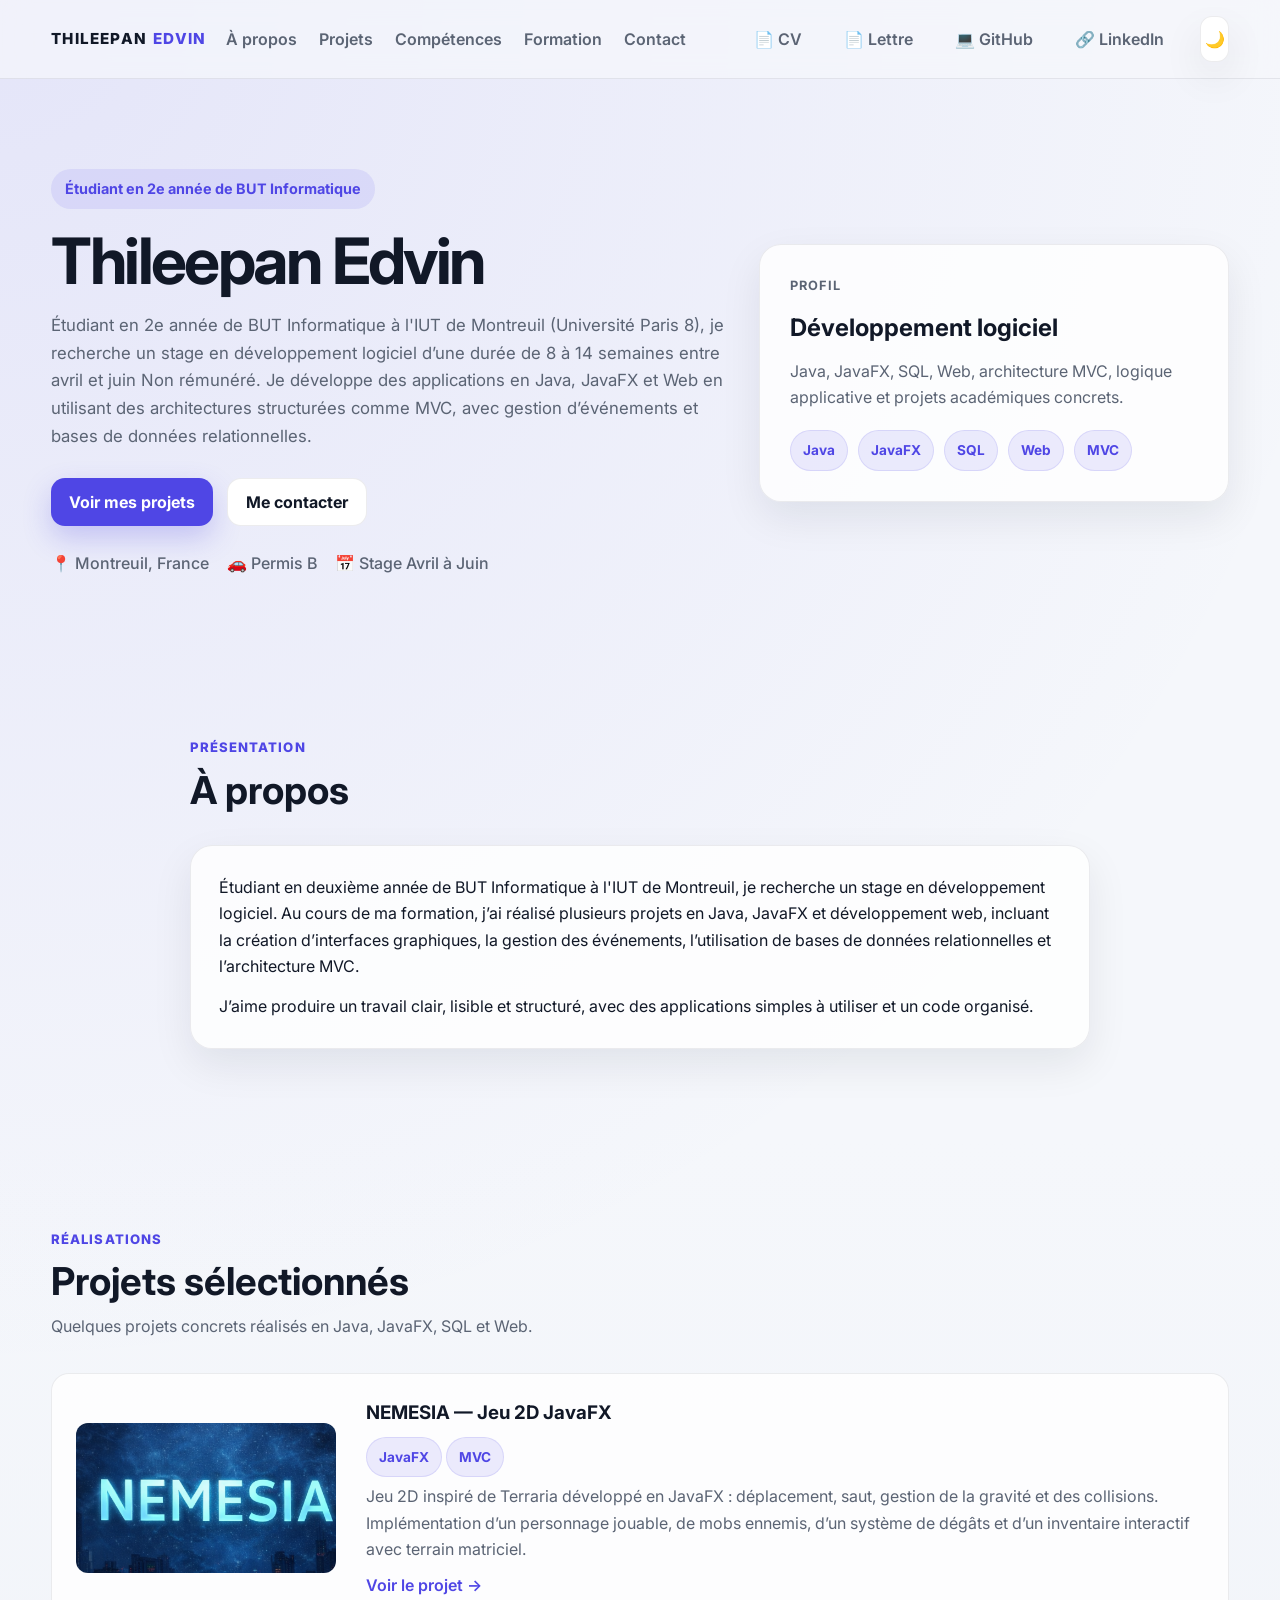
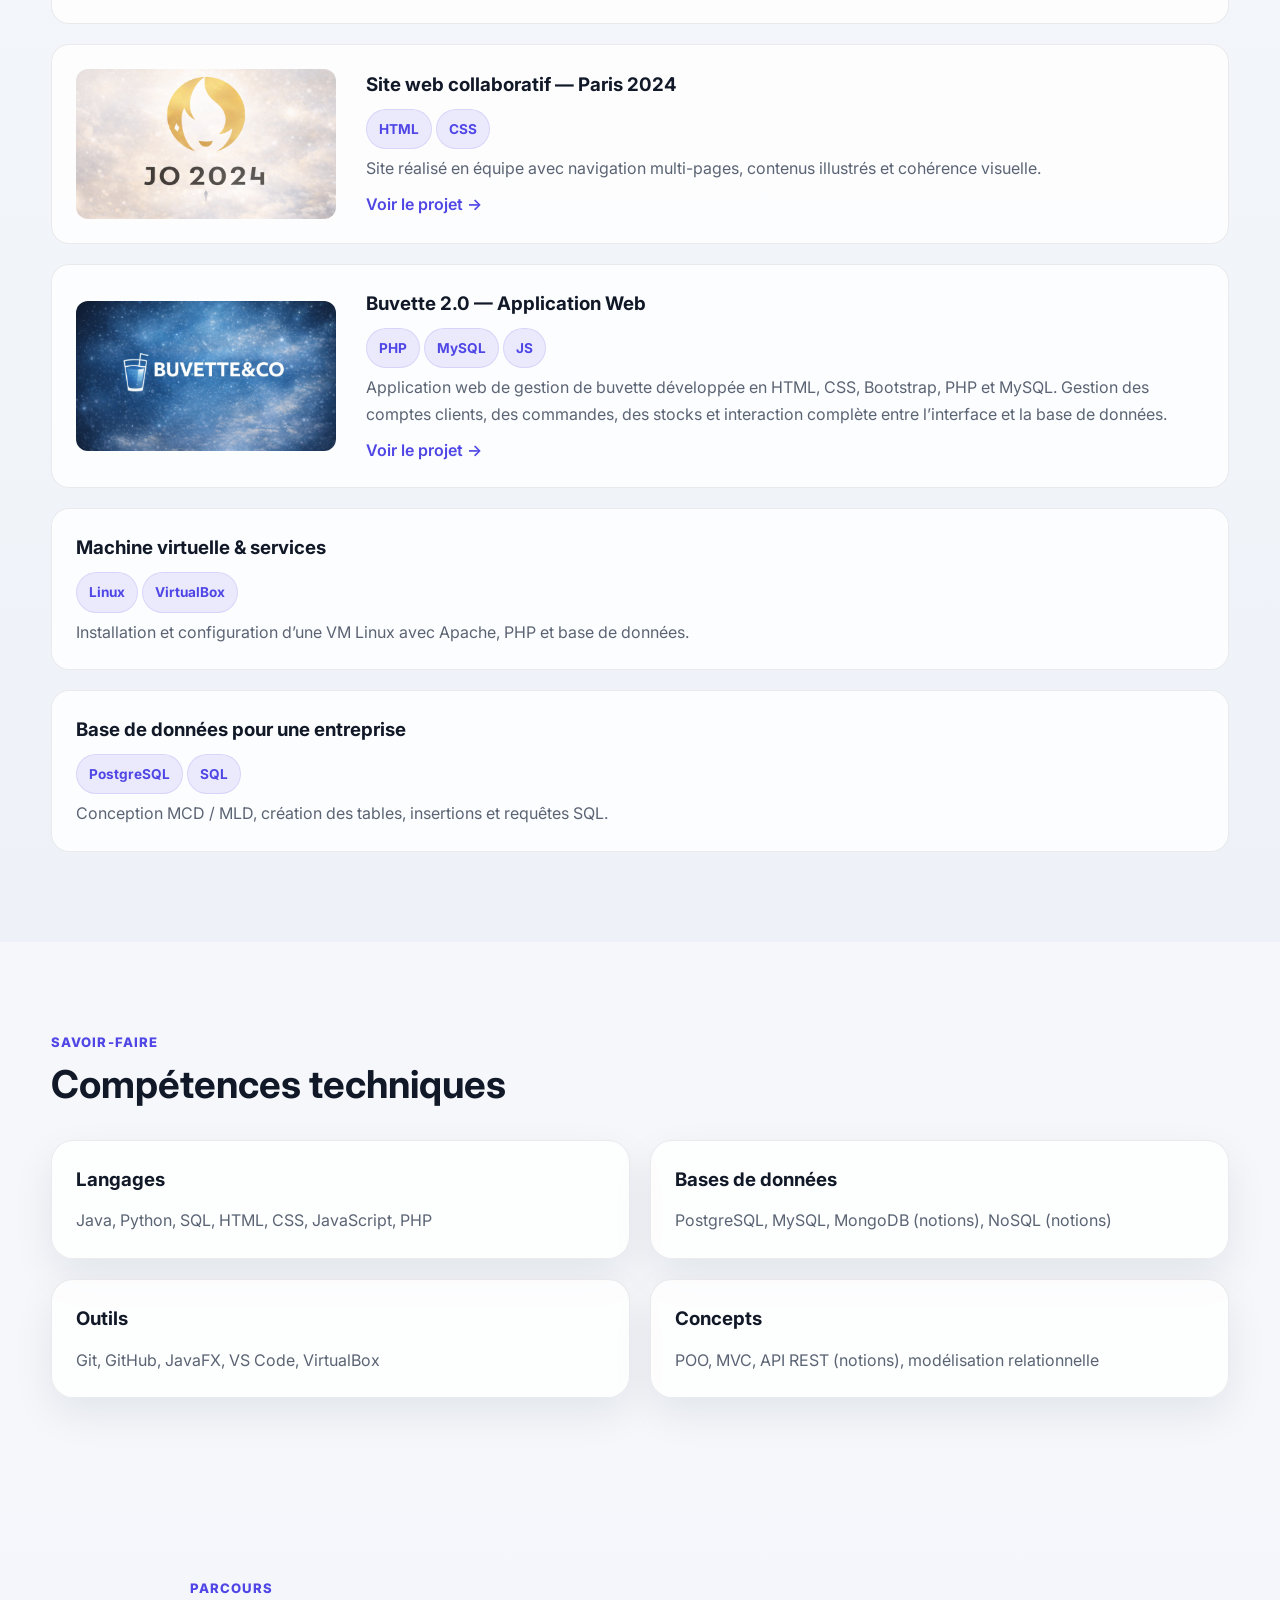
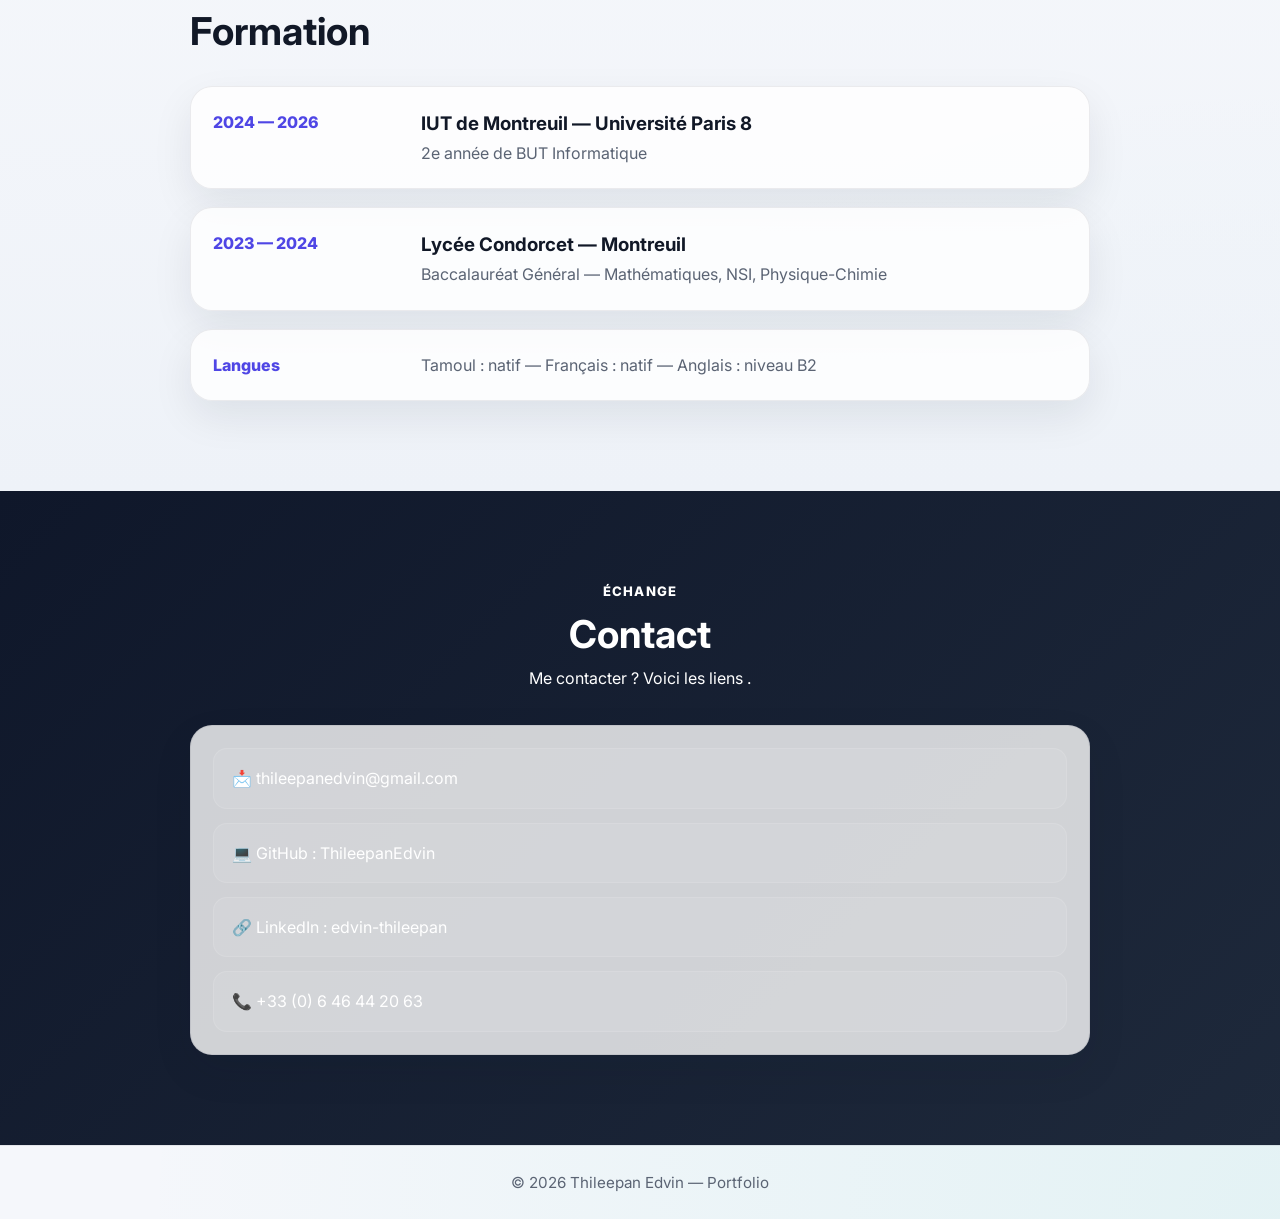
<file: index.html>
<!DOCTYPE html>
<html lang="fr">
<head>
  <meta charset="UTF-8" />
  <meta name="viewport" content="width=device-width, initial-scale=1.0" />
  <title>Thileepan Edvin | Portfolio</title>
  <meta name="description" content="Portfolio de Thileepan Edvin, étudiant en BUT Informatique. Projets Java, JavaFX, Web, SQL." />
  <link rel="preconnect" href="https://fonts.googleapis.com">
  <link rel="preconnect" href="https://fonts.gstatic.com" crossorigin>
  <link href="https://fonts.googleapis.com/css2?family=Inter:wght@400;500;600;700;800&display=swap" rel="stylesheet">
  <link rel="stylesheet" href="style.css" />
  <link rel="icon" type="image/png" href="assets/images/favicon.png">
  <meta name="description" content="Portfolio de Thileepan Edvin - Développeur informatique. Projets Java, JavaFX, Web, bases de données et applications.">
  <meta name="author" content="Thileepan Edvin">
  <meta name="keywords" content="portfolio développeur, java, javafx, but informatique, développeur logiciel">
  <meta property="og:title" content="Portfolio - Thileepan Edvin">
  <meta property="og:image" content="https://edvin-dev.fr/assets/images/preview.png">
  <meta property="og:url" content="https://edvin-dev.fr">
</head>
<body>
  <header class="site-header">
    <div class="container header-container">
      <a href="index.html" class="logo">
        <span class="logo-light">THILEEPAN</span>
        <span class="logo-accent">EDVIN</span>
      </a>

      <nav class="main-nav">
        <a href="#apropos">À propos</a>
        <a href="#projets">Projets</a>
        <a href="#competences">Compétences</a>
        <a href="#formation">Formation</a>
        <a href="#contact">Contact</a>

        <div class="nav-links">
            <a href="assets/cv/cv-edvin.pdf" class="nav-btn" download>
            📄 CV
          </a>

          <a href="assets/cv/lettre-edvin.pdf" class="nav-btn" download>
            📄 Lettre
          </a>

          <a href="https://github.com/ThileepanEdvin" target="_blank" class="nav-btn">
            💻 GitHub
          </a>

          <a href="https://www.linkedin.com/in/edvin-thileepan-858794393/" target="_blank" class="nav-btn">
            🔗 LinkedIn
          </a>
        </div>
      </nav>

      <button id="theme-toggle" class="theme-toggle" aria-label="Changer le thème">🌙</button>
    </div>
  </header>

  <main>
    <section class="hero">
      <div class="container hero-grid">
        <div class="hero-text">
          <p class="hero-badge">Étudiant en 2e année de BUT Informatique</p>
          <h1>Thileepan Edvin</h1>
          <p class="hero-description">
          Étudiant en 2e année de BUT Informatique à l'IUT de Montreuil (Université Paris 8),
          je recherche un stage en développement logiciel d’une durée de 8 à 14 semaines
          entre avril et juin Non rémunéré.

          Je développe des applications en Java, JavaFX et Web en utilisant des architectures
          structurées comme MVC, avec gestion d’événements et bases de données relationnelles.
          </p>

          <div class="hero-actions">
            <a href="#projets" class="btn btn-primary">Voir mes projets</a>
            <a href="#contact" class="btn btn-secondary">Me contacter</a>
          </div>

          <div class="hero-infos">
            <span>📍 Montreuil, France</span>
            <span>🚗 Permis B</span>
            <span>📅 Stage Avril à Juin</span>
          </div>
        </div>

        <div class="hero-card">
          <div class="hero-card-inner">
            <p class="mini-title">Profil</p>
            <h3>Développement logiciel</h3>
            <p>
              Java, JavaFX, SQL, Web, architecture MVC, logique applicative
              et projets académiques concrets.
            </p>

            <div class="hero-tags">
              <span>Java</span>
              <span>JavaFX</span>
              <span>SQL</span>
              <span>Web</span>
              <span>MVC</span>
            </div>
          </div>
        </div>
      </div>
    </section>

    <section id="apropos" class="section">
      <div class="container narrow">
        <div class="section-heading">
          <p class="section-kicker">Présentation</p>
          <h2>À propos</h2>
        </div>

        <div class="text-card">
          <p>
          Étudiant en deuxième année de BUT Informatique à l'IUT de Montreuil,
          je recherche un stage en développement logiciel.

          Au cours de ma formation, j’ai réalisé plusieurs projets en Java, JavaFX
          et développement web, incluant la création d’interfaces graphiques,
          la gestion des événements, l’utilisation de bases de données
          relationnelles et l’architecture MVC.
          </p>
          <p>
            J’aime produire un travail clair, lisible et structuré, avec des applications simples à utiliser
            et un code organisé.
          </p>
        </div>
      </div>
    </section>

<section id="projets" class="section section-alt">
  <div class="container">

    <div class="section-heading">
      <p class="section-kicker">Réalisations</p>
      <h2>Projets sélectionnés</h2>
      <p class="section-subtitle">
        Quelques projets concrets réalisés en Java, JavaFX, SQL et Web.
      </p>
    </div>

    <div class="projects-list">

      <!-- NEMESIA -->
      <a href="nemesia.html" class="project-row">
        <img src="assets/images/Nemesia/a12.png" alt="Nemesia">

        <div class="project-row-content">
          <h3>NEMESIA — Jeu 2D JavaFX</h3>

          <div class="tags">
            <span>JavaFX</span>
            <span>MVC</span>
          </div>

          <p>
          Jeu 2D inspiré de Terraria développé en JavaFX : déplacement, saut,
          gestion de la gravité et des collisions.

          Implémentation d’un personnage jouable, de mobs ennemis,
          d’un système de dégâts et d’un inventaire interactif
          avec terrain matriciel.
          </p>

          <span class="project-link">Voir le projet →</span>
        </div>
      </a>

      <!-- JO -->
      <a href="JO.html" class="project-row">
        <img src="assets/images/JO/jo1.png" alt="JO">

        <div class="project-row-content">
          <h3>Site web collaboratif — Paris 2024</h3>

          <div class="tags">
            <span>HTML</span>
            <span>CSS</span>
          </div>

          <p>
            Site réalisé en équipe avec navigation multi-pages,
            contenus illustrés et cohérence visuelle.
          </p>

          <span class="project-link">Voir le projet →</span>
        </div>
      </a>

      <!-- BUVETTE -->      <!-- BUVETTE -->

      <a href="buvette.html" class="project-row">
        <img src="assets/images/Buvette/b1.png" alt="Buvette">

        <div class="project-row-content">
          <h3>Buvette 2.0 — Application Web</h3>

          <div class="tags">
            <span>PHP</span>
            <span>MySQL</span>
            <span>JS</span>
          </div>

          <p>
          Application web de gestion de buvette développée en
          HTML, CSS, Bootstrap, PHP et MySQL.

          Gestion des comptes clients, des commandes,
          des stocks et interaction complète entre
          l’interface et la base de données.
          </p>

          <span class="project-link">Voir le projet →</span>
        </div>
      </a>

      <!-- VM -->
      <div class="project-row">
        <div class="project-row-content">
          <h3>Machine virtuelle & services</h3>

          <div class="tags">
            <span>Linux</span>
            <span>VirtualBox</span>
          </div>

          <p>
            Installation et configuration d’une VM Linux avec Apache,
            PHP et base de données.
          </p>
        </div>
      </div>

      <!-- SQL -->
      <div class="project-row">
        <div class="project-row-content">
          <h3>Base de données pour une entreprise</h3>

          <div class="tags">
            <span>PostgreSQL</span>
            <span>SQL</span>
          </div>

          <p>
            Conception MCD / MLD, création des tables,
            insertions et requêtes SQL.
          </p>
        </div>
      </div>

    </div>

  </div>

</section>
    <section id="competences" class="section">
      <div class="container">
        <div class="section-heading">
          <p class="section-kicker">Savoir-faire</p>
          <h2>Compétences techniques</h2>
        </div>

        <div class="skills-grid">
          <div class="skill-card">
            <h3>Langages</h3>
            <p>Java, Python, SQL, HTML, CSS, JavaScript, PHP</p>
          </div>

          <div class="skill-card">
            <h3>Bases de données</h3>
            <p>PostgreSQL, MySQL, MongoDB (notions), NoSQL (notions)</p>
          </div>

          <div class="skill-card">
            <h3>Outils</h3>
            <p>Git, GitHub, JavaFX, VS Code, VirtualBox</p>
          </div>

          <div class="skill-card">
            <h3>Concepts</h3>
            <p>POO, MVC, API REST (notions), modélisation relationnelle</p>
          </div>
        </div>
      </div>
    </section>

    <section id="formation" class="section section-alt">
      <div class="container narrow">
        <div class="section-heading">
          <p class="section-kicker">Parcours</p>
          <h2>Formation</h2>
        </div>

        <div class="timeline">
          <div class="timeline-item">
            <span class="timeline-date">2024 — 2026</span>
            <div>
              <h3>IUT de Montreuil — Université Paris 8</h3>
              <p>2e année de BUT Informatique</p>
            </div>
          </div>

          <div class="timeline-item">
            <span class="timeline-date">2023 — 2024</span>
            <div>
              <h3>Lycée Condorcet — Montreuil</h3>
              <p>Baccalauréat Général — Mathématiques, NSI, Physique-Chimie</p>
            </div>
          </div>

          <div class="timeline-item">
            <span class="timeline-date">Langues</span>
            <div>
            <p>Tamoul : natif — Français : natif — Anglais : niveau B2</p>            </div>
          </div>
        </div>
      </div>
    </section>

    <section id="contact" class="section contact-section">
      <div class="container narrow">
        <div class="section-heading center light">
          <p class="section-kicker">Échange</p>
          <h2>Contact</h2>
          <p class="section-subtitle">
            Me contacter ? Voici les liens .   
          </p>
        </div>

        <div class="contact-card">
          <a href="mailto:thileepanedvin@gmail.com" class="contact-item">📩 thileepanedvin@gmail.com</a>
          <a href="https://github.com/ThileepanEdvin" target="_blank" rel="noreferrer" class="contact-item">💻 GitHub : ThileepanEdvin</a>
          <a href="https://www.linkedin.com/in/edvin-thileepan-858794393/" target="_blank" rel="noreferrer" class="contact-item">🔗 LinkedIn : edvin-thileepan</a>
          <div class="contact-item">📞 +33 (0) 6 46 44 20 63</div>
        </div>
      </div>
    </section>
  </main>

  <footer class="site-footer">
    <div class="container footer-container">
      <p>© 2026 Thileepan Edvin — Portfolio</p>
    </div>
  </footer>

  <script src="script.js"></script>
</body>
</html>

<!-- test -->
</file>
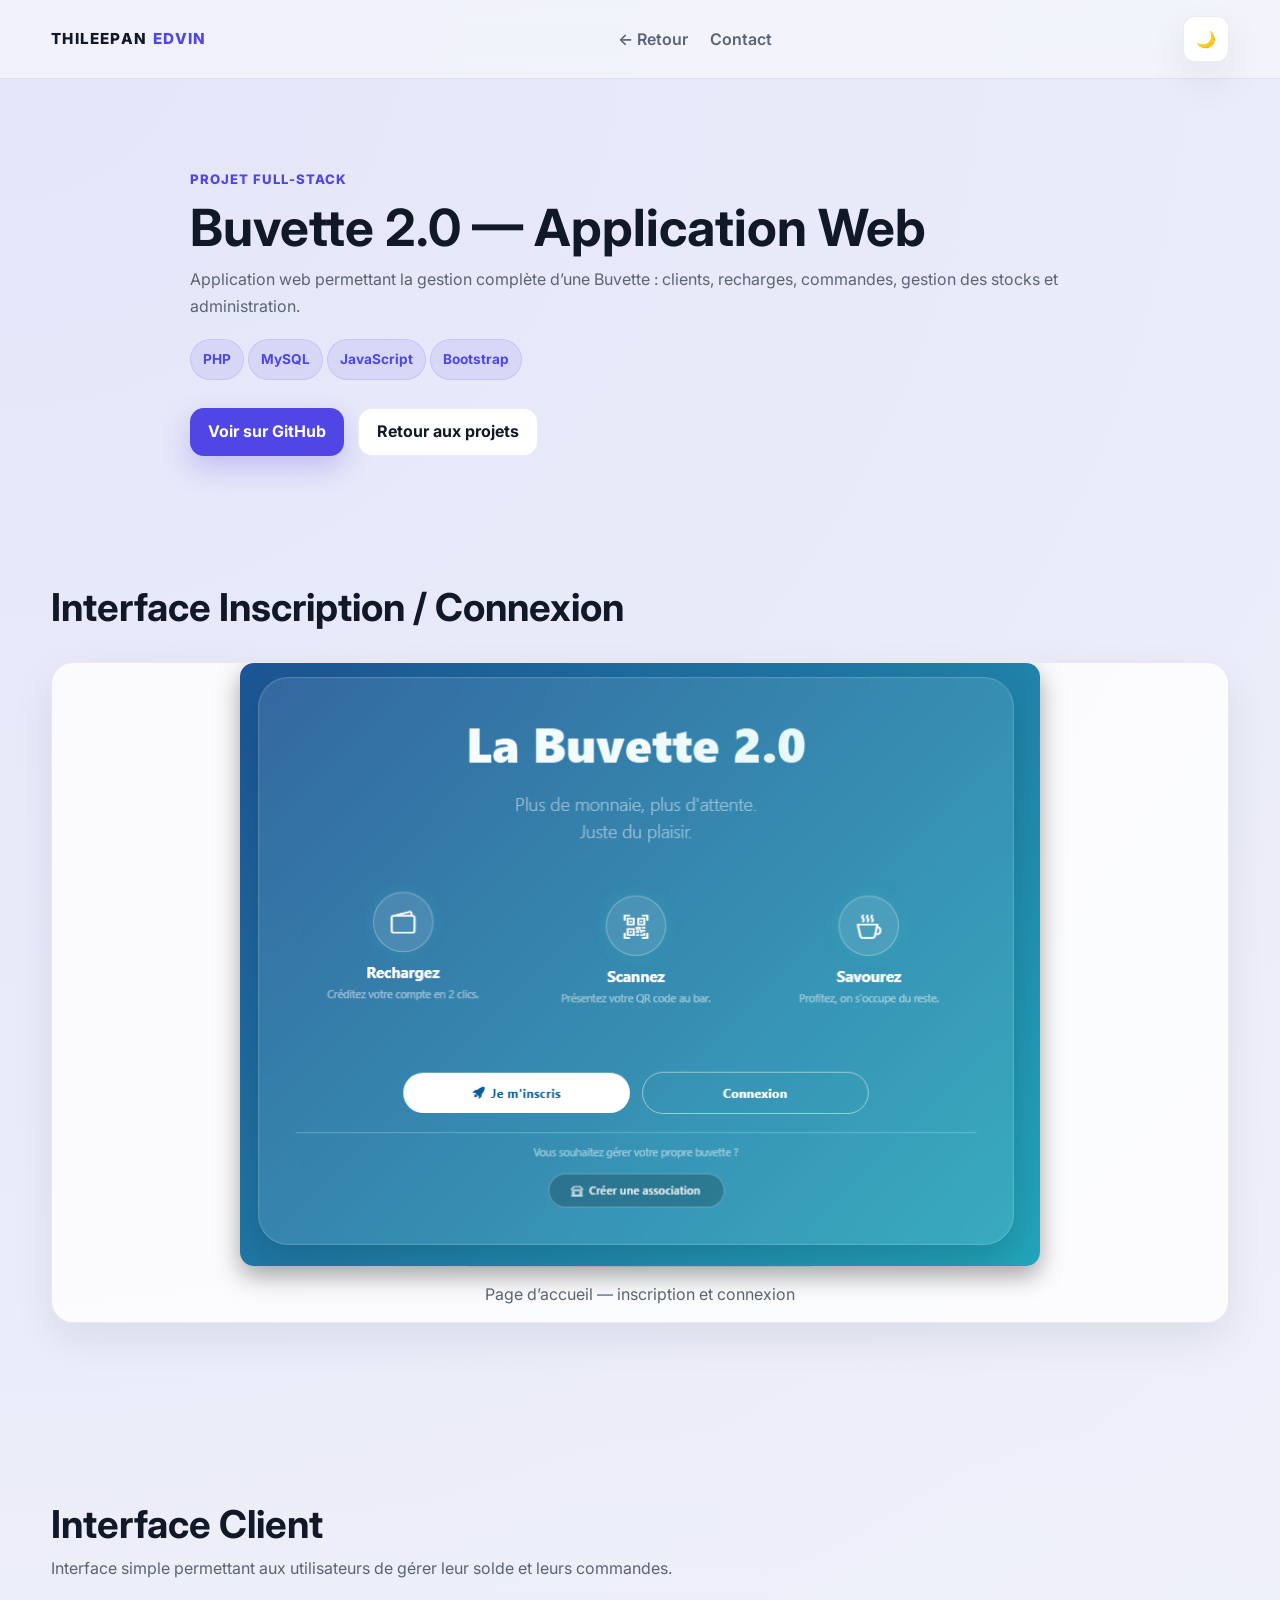
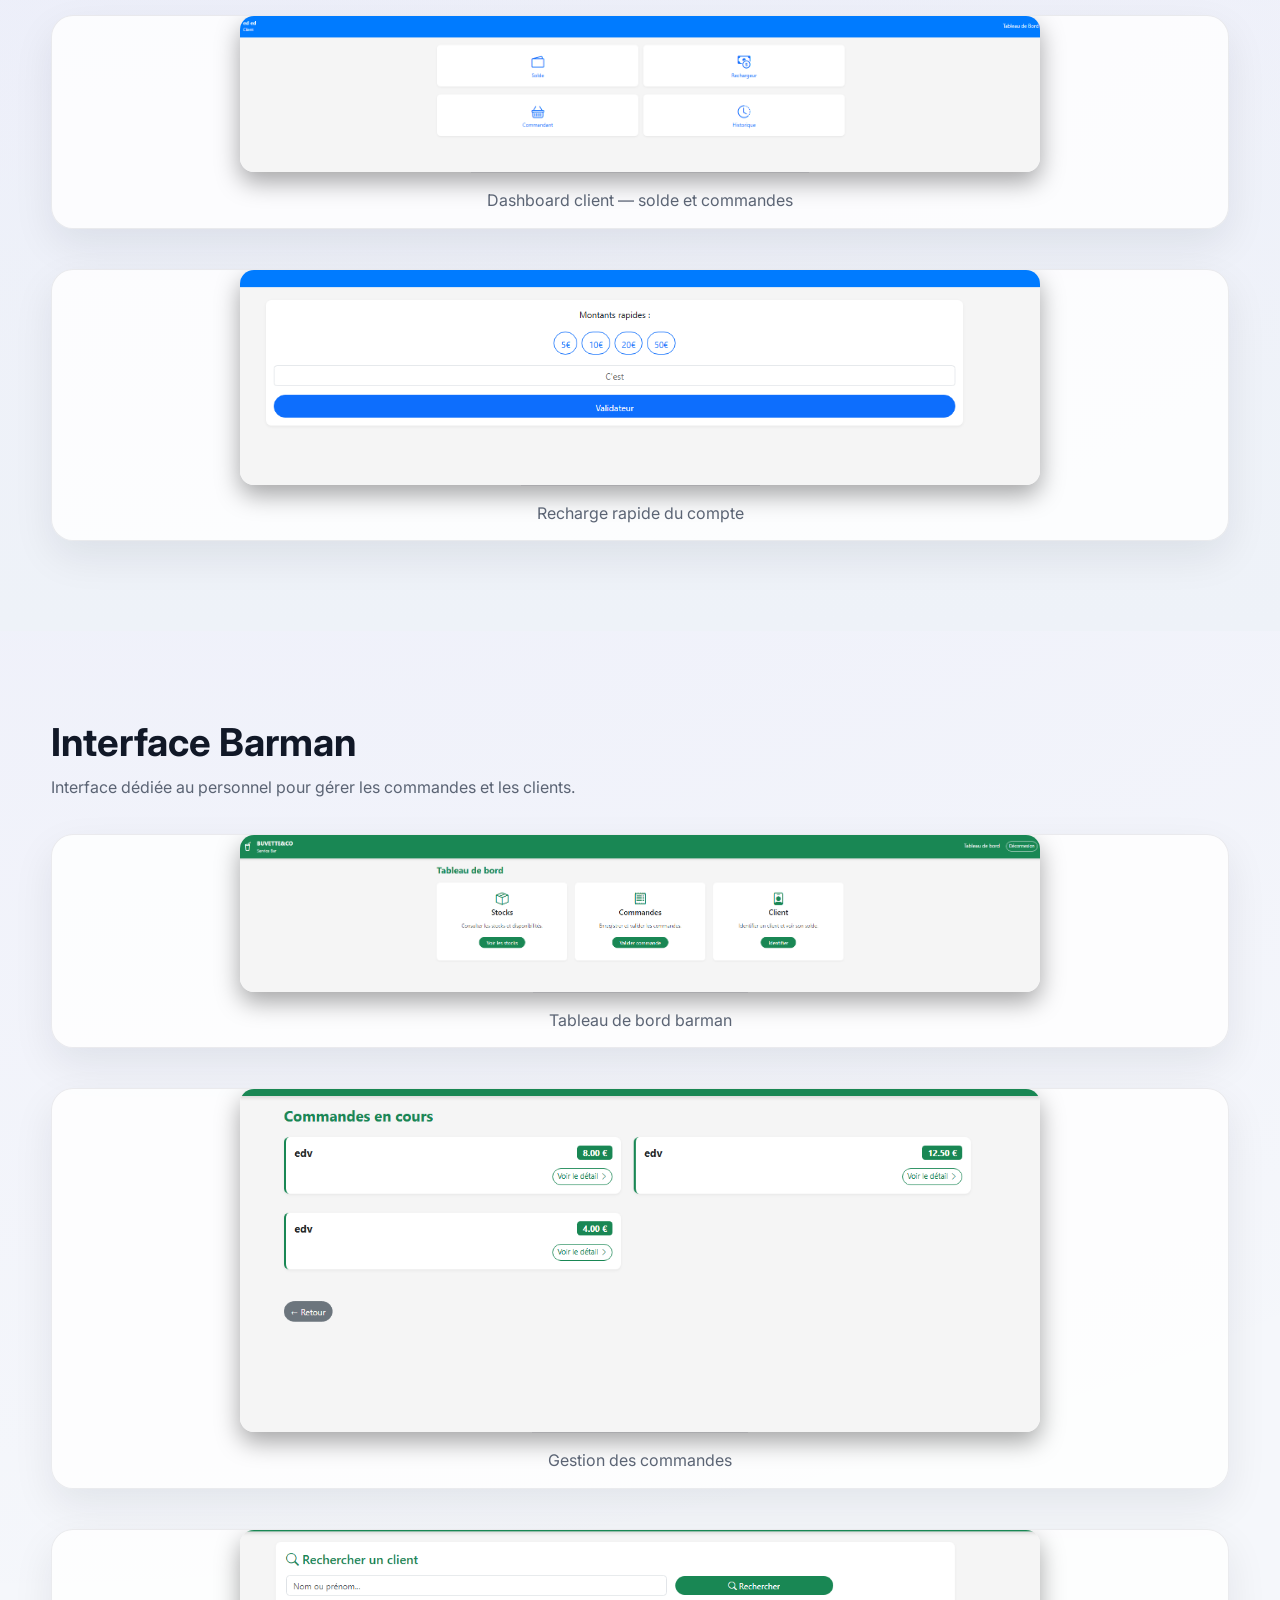
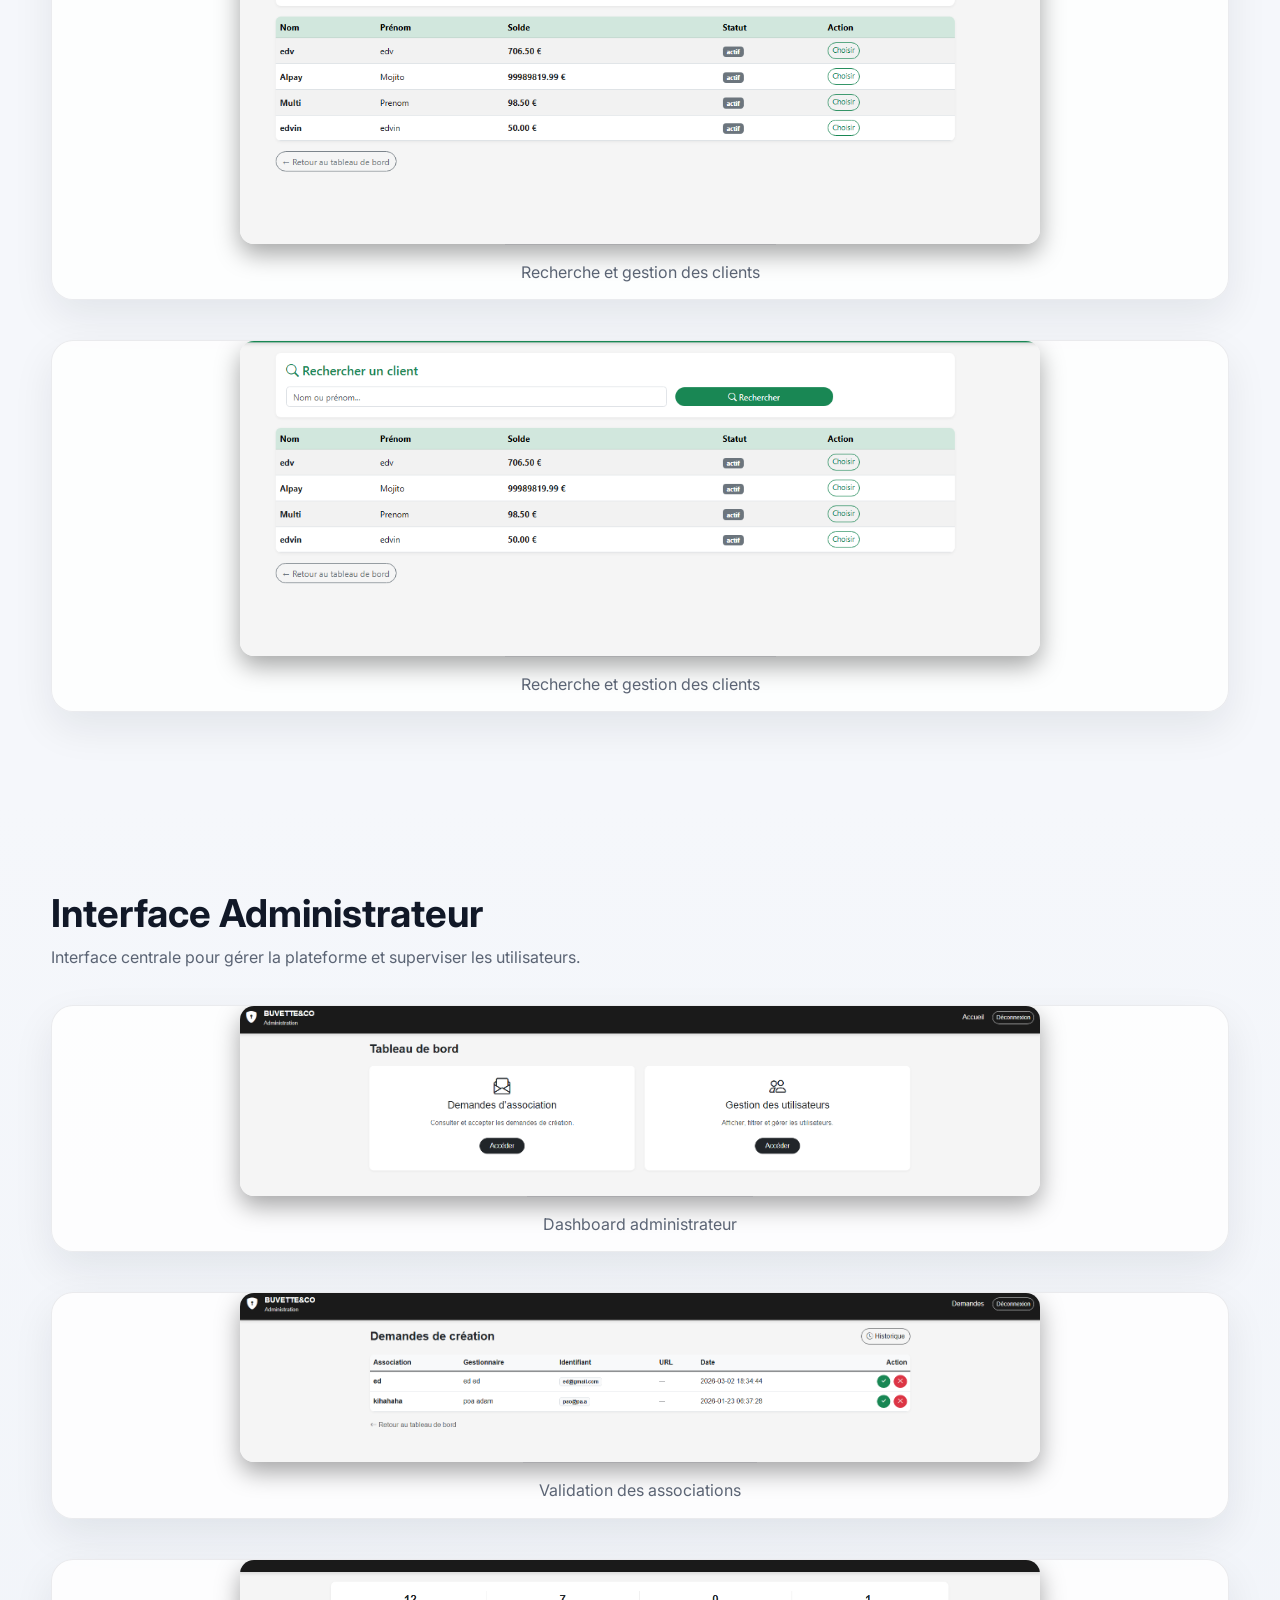
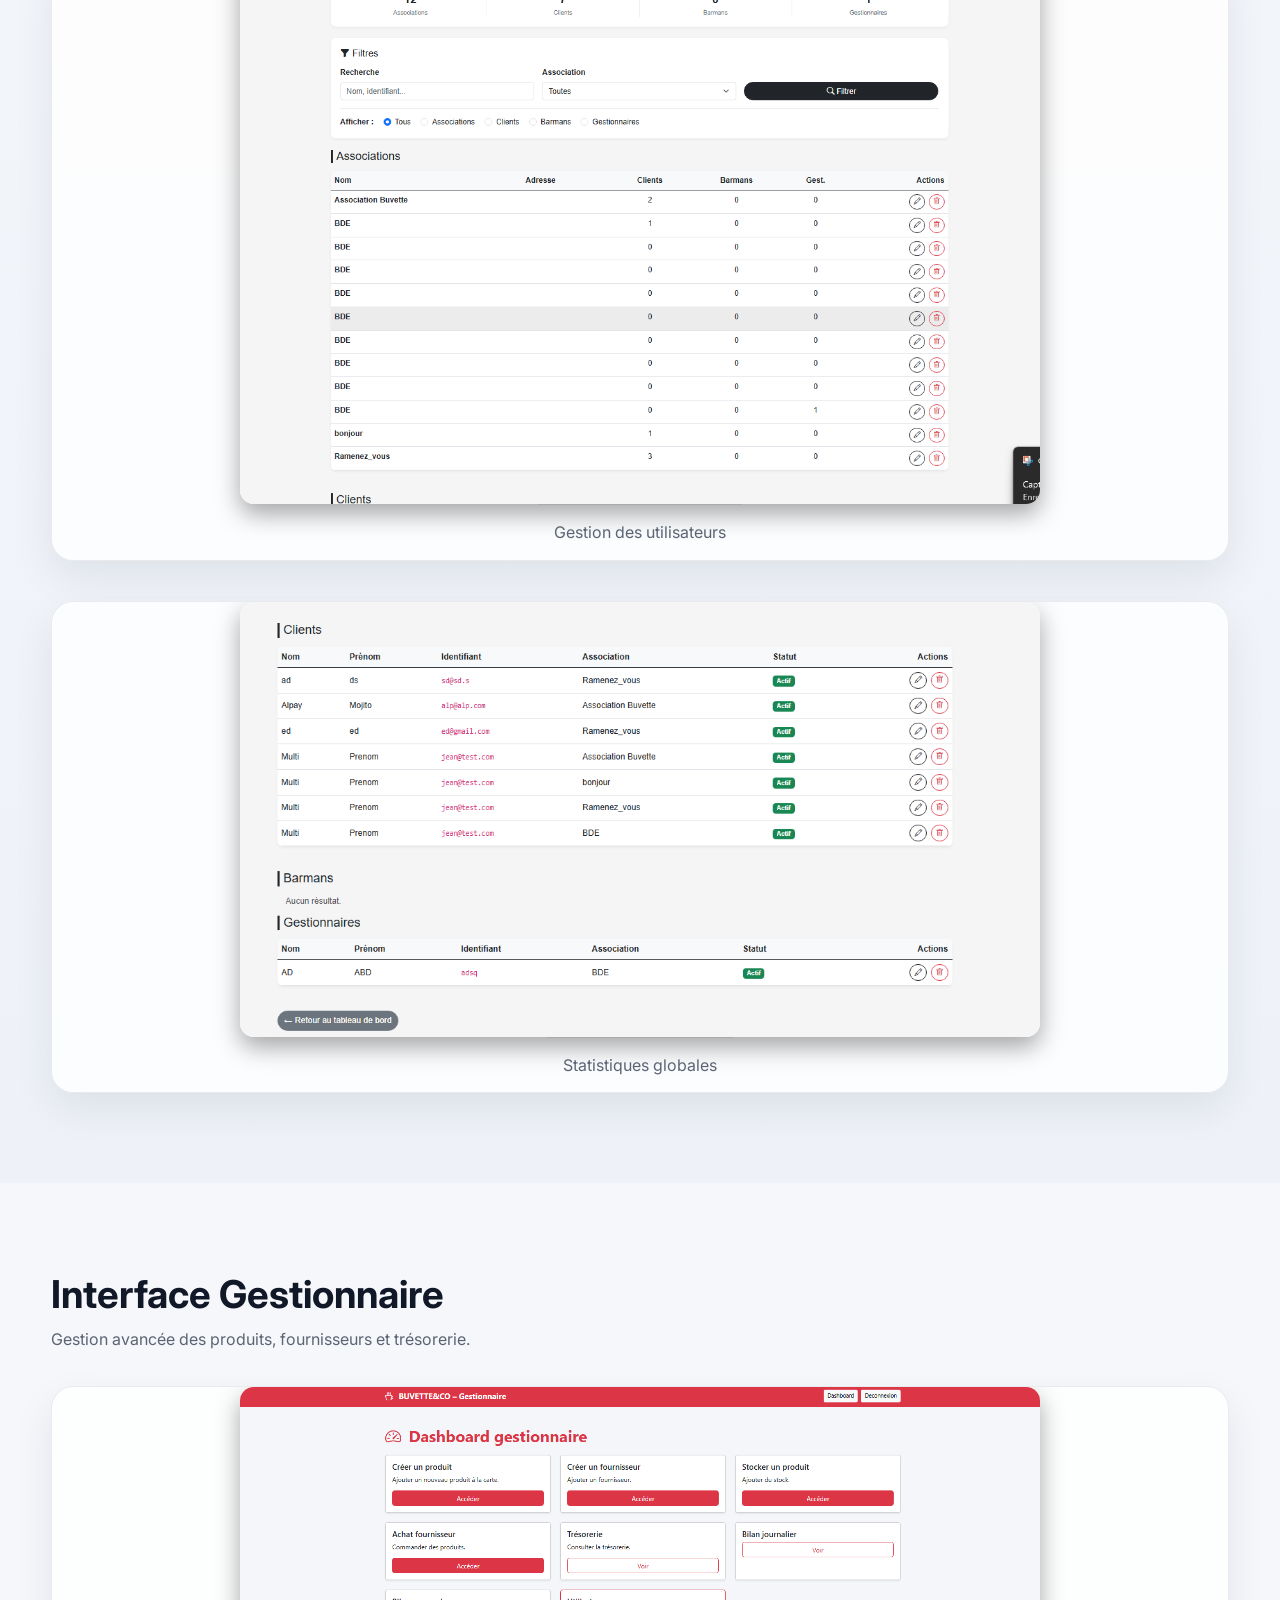
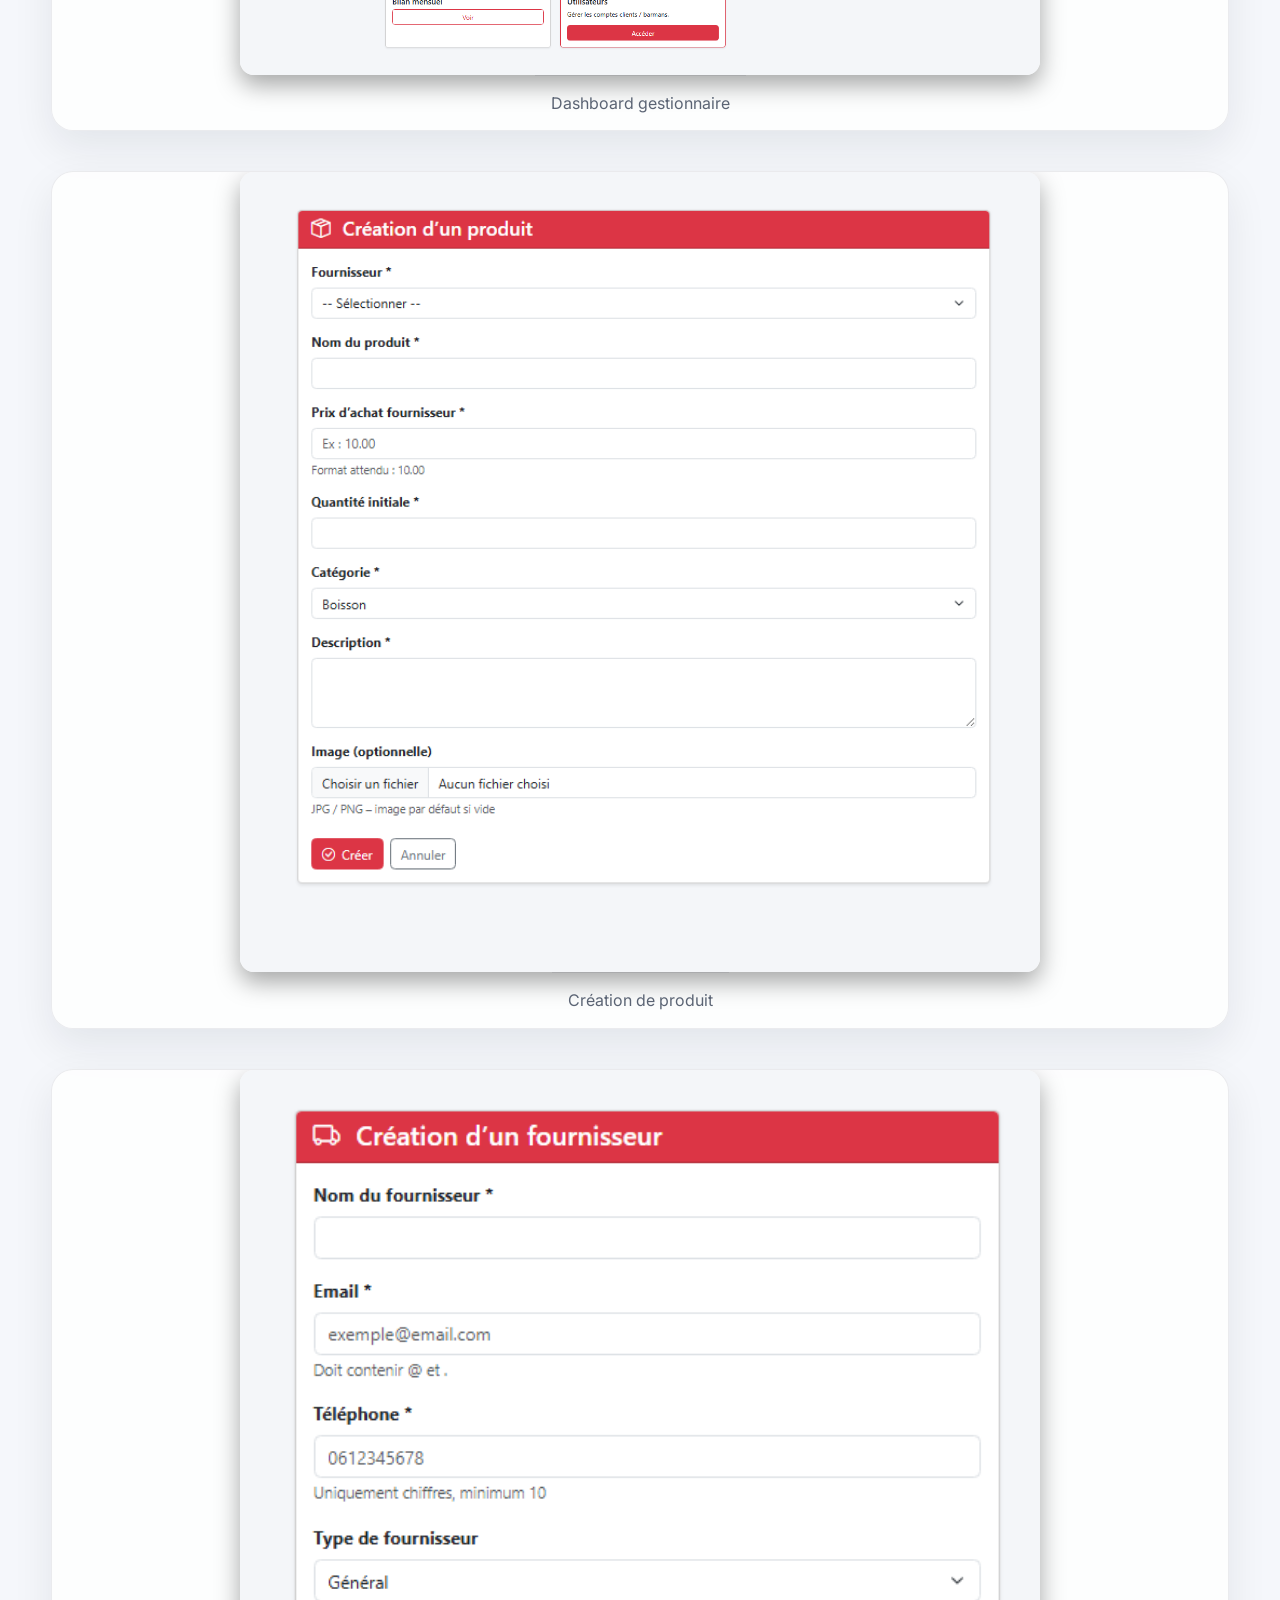
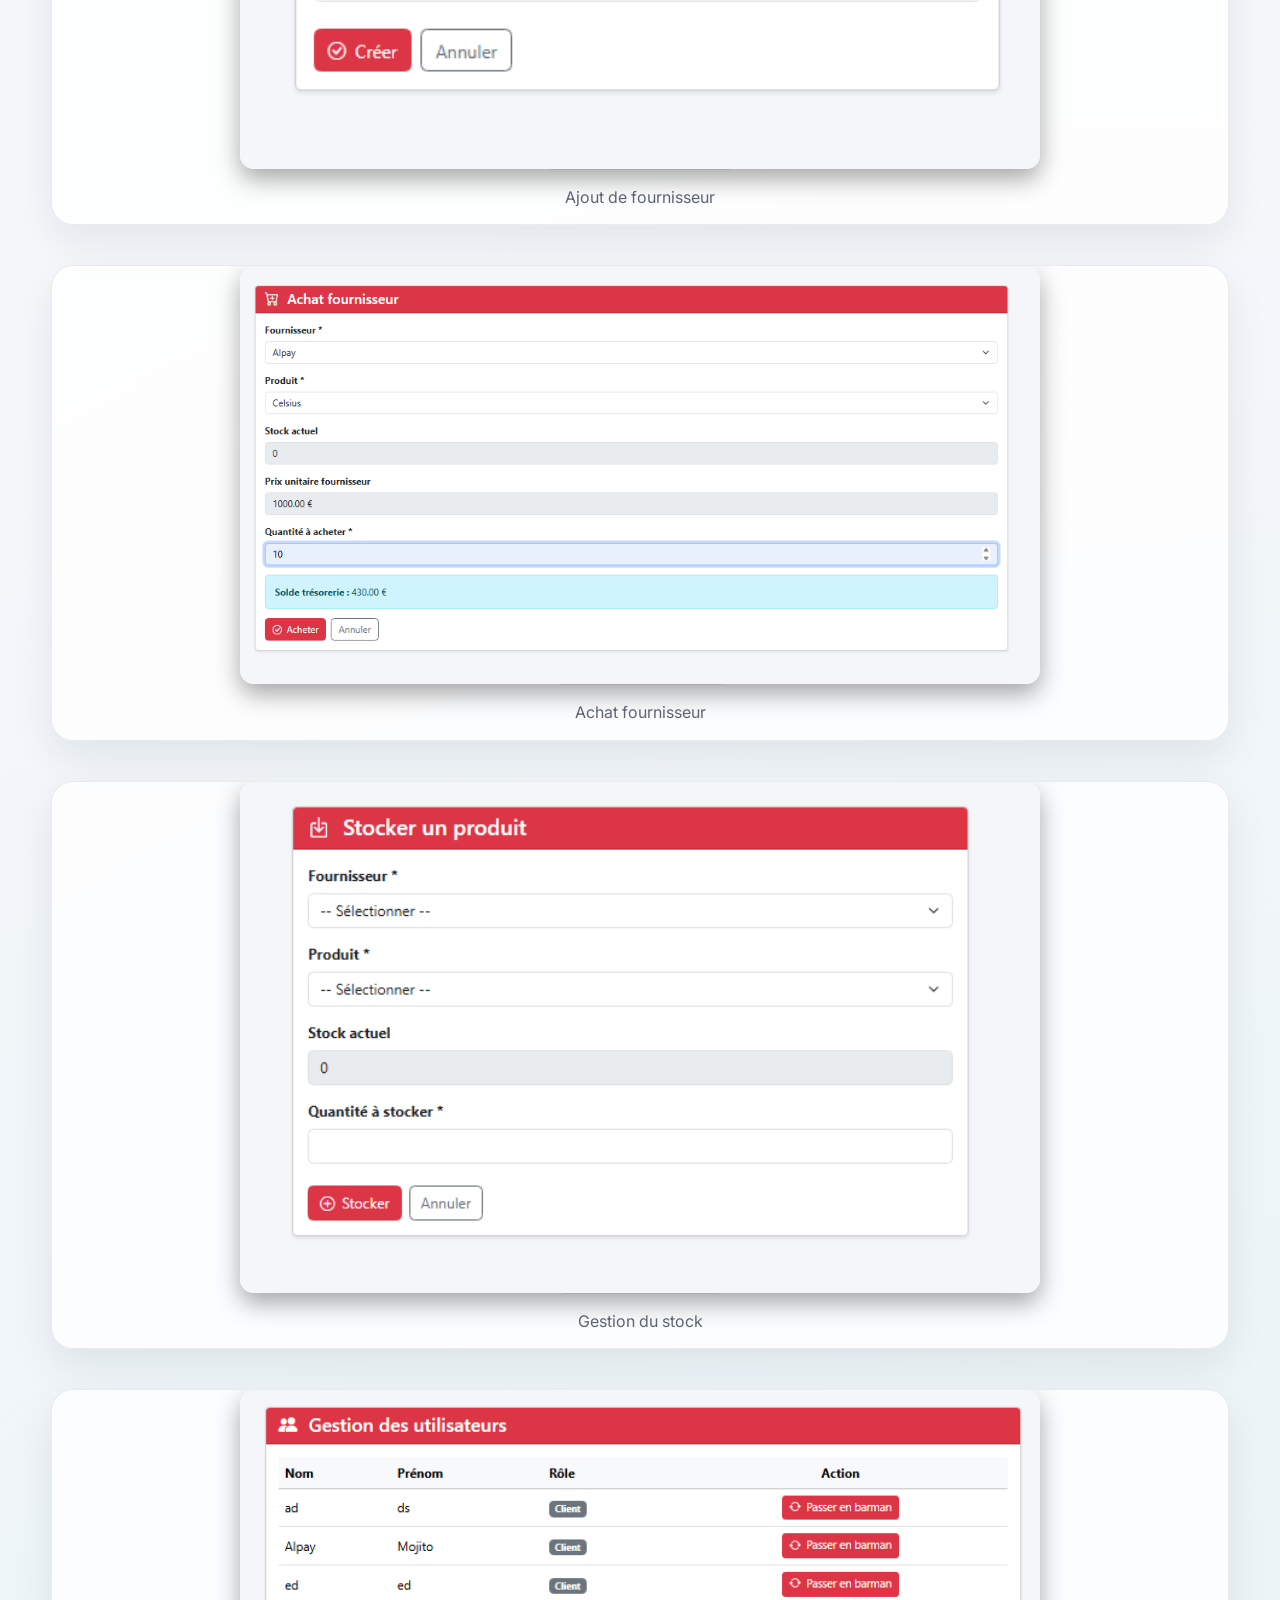
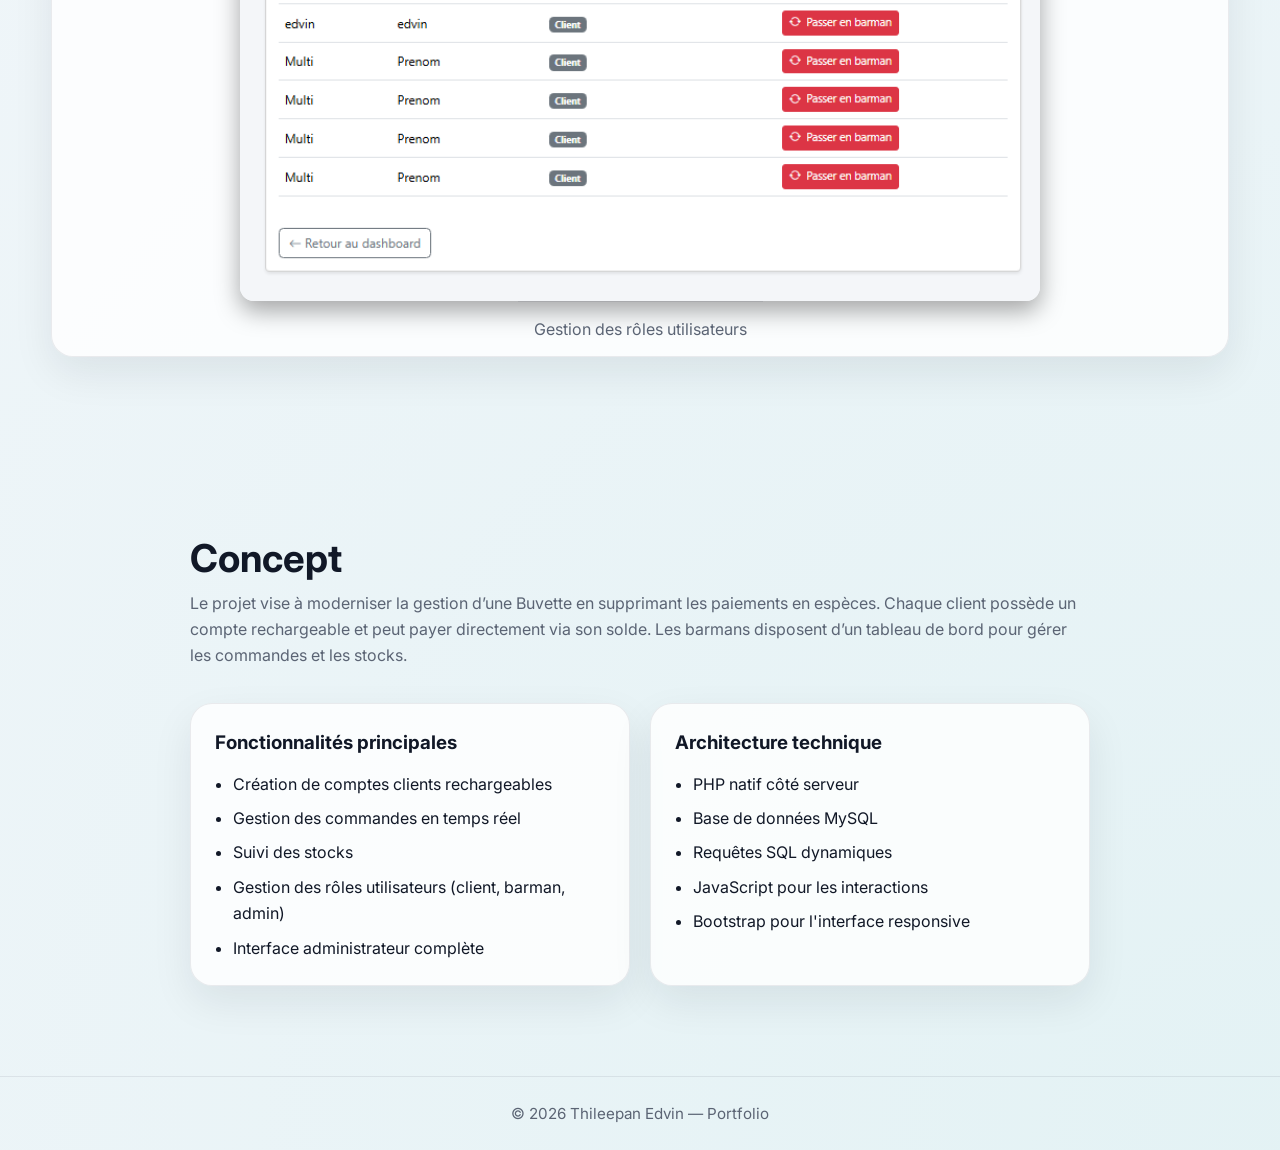
<file: buvette.html>
<!DOCTYPE html>
<html lang="fr">
<head>
<meta charset="UTF-8">
<meta name="viewport" content="width=device-width, initial-scale=1.0">
<title>Buvette 2.0 — Projet | Thileepan Edvin</title>

<link href="https://fonts.googleapis.com/css2?family=Inter:wght@400;500;600;700&display=swap" rel="stylesheet">
<link rel="stylesheet" href="style.css">
</head>

<body>

<header class="site-header">
<div class="container header-container">

<a href="index.html" class="logo">
<span class="logo-light">THILEEPAN</span>
<span class="logo-accent">EDVIN</span>
</a>

<nav class="main-nav">
<a href="index.html#projets">← Retour</a>
<a href="index.html#contact">Contact</a>
</nav>

<button id="theme-toggle" class="theme-toggle">🌙</button>

</div>
</header>

<main>

<section class="project-hero">
<div class="container narrow">

<p class="section-kicker">Projet full-stack</p>

<h1>Buvette 2.0 — Application Web</h1>

<p class="project-intro">
Application web permettant la gestion complète d’une Buvette :
clients, recharges, commandes, gestion des stocks et administration.
</p>

<div class="tags big-tags">
<span>PHP</span>
<span>MySQL</span>
<span>JavaScript</span>
<span>Bootstrap</span>
</div>

<div class="hero-actions">
    <a href="https://github.com/ThileepanEdvin" target="_blank" rel="noreferrer" class="btn btn-primary">Voir sur GitHub</a>
    <a href="index.html#projets" class="btn btn-secondary">Retour aux projets</a>
</div>

</div>
</section>



<section class="section">

<div class="container">

<div class="section-heading">
<h2>Interface Inscription / Connexion</h2>
</div>

<div class="project-gallery">

<figure class="project-shot">
<img src="./assets/images/Buvette/accueil1.png" alt="Accueil">
<figcaption>Page d’accueil — inscription et connexion</figcaption>
</figure>

</div>

</div>

</section>

<section class="section section-alt">

<div class="container">

<div class="section-heading">
<h2>Interface Client</h2>
<p class="section-subtitle">
Interface simple permettant aux utilisateurs de gérer leur solde et leurs commandes.
</p>
</div>


<div class="project-gallery">

<figure class="project-shot">
<img src="./assets/images/Buvette/client_accueil.png" alt="Client accueil">
<figcaption>Dashboard client — solde et commandes</figcaption>
</figure>

<figure class="project-shot">
<img src="./assets/images/Buvette/client_recharge.png" alt="Recharge client">
<figcaption>Recharge rapide du compte</figcaption>
</figure>


</div>

</div>

</section>



<section class="section">

<div class="container">

<div class="section-heading">
<h2>Interface Barman</h2>
<p class="section-subtitle">
Interface dédiée au personnel pour gérer les commandes et les clients.
</p>
</div>


<div class="project-gallery">

<figure class="project-shot">
<img src="./assets/images/Buvette/barman_accueil.png" alt="Barman accueil">
<figcaption>Tableau de bord barman</figcaption>
</figure>


<figure class="project-shot">
<img src="./assets/images/Buvette/barman_commande.png" alt="Commande">
<figcaption>Gestion des commandes</figcaption>
</figure>

<figure class="project-shot">
<img src="assets/images/Buvette/barman_client.png">
<figcaption>Recherche et gestion des clients</figcaption>
</figure>

<figure class="project-shot">
<img src="./assets/images/Buvette/barman_client.png" alt="Clients">
<figcaption>Recherche et gestion des clients</figcaption>
</figure>

</div>

</div>

</section>



<section class="section section-alt">

<div class="container">

<div class="section-heading">
<h2>Interface Administrateur</h2>
<p class="section-subtitle">
Interface centrale pour gérer la plateforme et superviser les utilisateurs.
</p>
</div>


<div class="project-gallery">

<figure class="project-shot">
<img src="./assets/images/Buvette/adminaccueil.png" alt="Admin">
<figcaption>Dashboard administrateur</figcaption>
</figure>

<figure class="project-shot">
<img src="./assets/images/Buvette/adm_asso.png" alt="Associations">
<figcaption>Validation des associations</figcaption>
</figure>


<figure class="project-shot">
<img src="./assets/images/Buvette/admin_actif.png" alt="Utilisateurs">
<figcaption>Gestion des utilisateurs</figcaption>
</figure>

<figure class="project-shot">
<img src="./assets/images/Buvette/admin_actif2.png" alt="Statistiques">
<figcaption>Statistiques globales</figcaption>
</figure>


</div>

</div>

</section>



<section class="section">

<div class="container">

<div class="section-heading">
<h2>Interface Gestionnaire</h2>
<p class="section-subtitle">
Gestion avancée des produits, fournisseurs et trésorerie.
</p>
</div>


<div class="project-gallery">

<figure class="project-shot">
<img src="./assets/images/Buvette/gestionnaire_accueil.png" alt="Gestionnaire">
<figcaption>Dashboard gestionnaire</figcaption>
</figure>

<figure class="project-shot">
<img src="./assets/images/Buvette/gst_creationproduit.png" alt="Produit">
<figcaption>Création de produit</figcaption>
</figure>

<figure class="project-shot">
<img src="./assets/images/Buvette/gst_fournisseur.png" alt="Fournisseur">
<figcaption>Ajout de fournisseur</figcaption>
</figure>

<figure class="project-shot">
<img src="./assets/images/Buvette/gst_achatfournisseur.png" alt="Achat">
<figcaption>Achat fournisseur</figcaption>
</figure>

<figure class="project-shot">
<img src="./assets/images/Buvette/gst_stocker_produit.png" alt="Stock">
<figcaption>Gestion du stock</figcaption>
</figure>

<figure class="project-shot">
<img src="./assets/images/Buvette/gst_utilisateur.png" alt="Utilisateur">
<figcaption>Gestion des rôles utilisateurs</figcaption>
</figure>

</div>

</div>

</section>

</main>



<section class="section">

<div class="container narrow">

<div class="section-heading">
<h2>Concept</h2>

<p class="section-subtitle">
Le projet vise à moderniser la gestion d’une Buvette en supprimant les paiements en espèces.
Chaque client possède un compte rechargeable et peut payer directement via son solde.
Les barmans disposent d’un tableau de bord pour gérer les commandes et les stocks.
</p>

</div>


<div class="project-info-grid">

<div class="info-card">
<h3>Fonctionnalités principales</h3>

<ul>
<li>Création de comptes clients rechargeables</li>
<li>Gestion des commandes en temps réel</li>
<li>Suivi des stocks</li>
<li>Gestion des rôles utilisateurs (client, barman, admin)</li>
<li>Interface administrateur complète</li>
</ul>

</div>


<div class="info-card">
<h3>Architecture technique</h3>

<ul>
<li>PHP natif côté serveur</li>
<li>Base de données MySQL</li>
<li>Requêtes SQL dynamiques</li>
<li>JavaScript pour les interactions</li>
<li>Bootstrap pour l'interface responsive</li>
</ul>

</div>

</div>

</div>

</section>



<footer class="site-footer">
<div class="container footer-container">
<p>© 2026 Thileepan Edvin — Portfolio</p>
</div>
</footer>

<script src="script.js"></script>

</body>
</html>
</file>
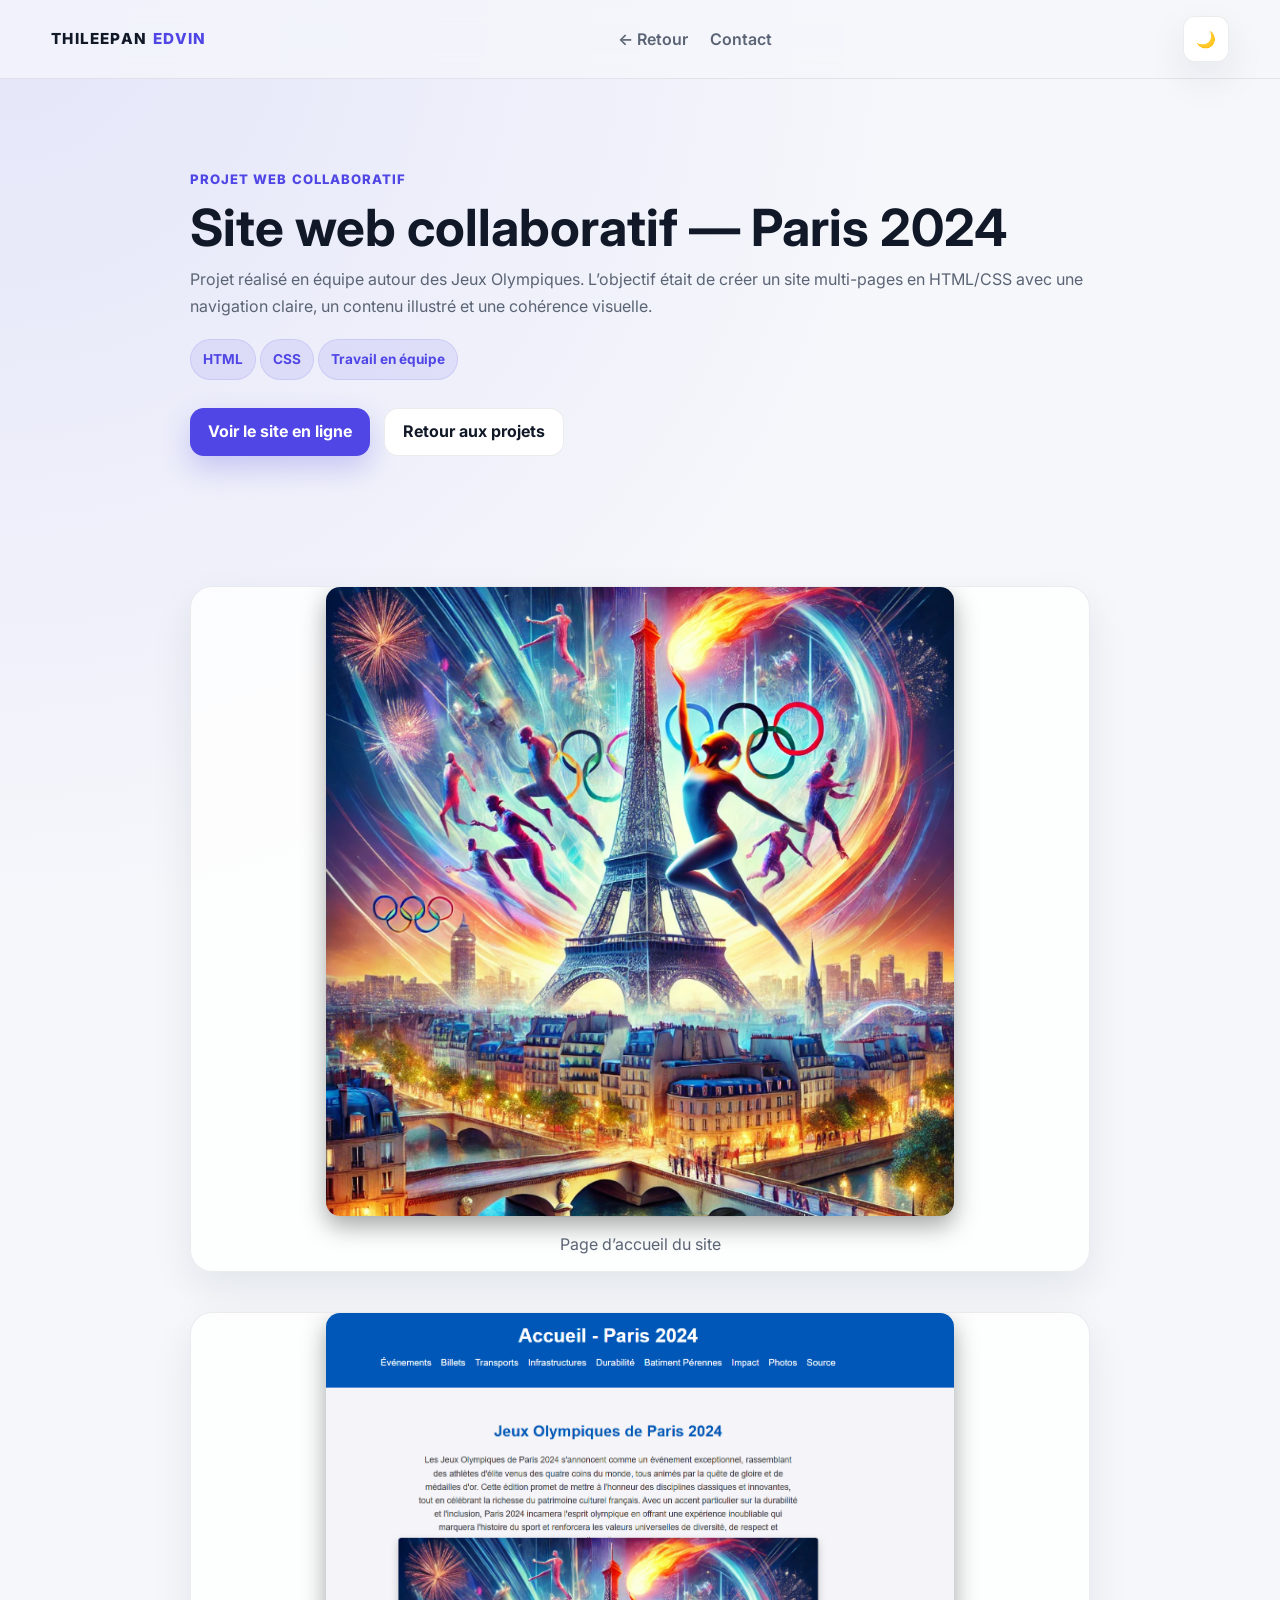
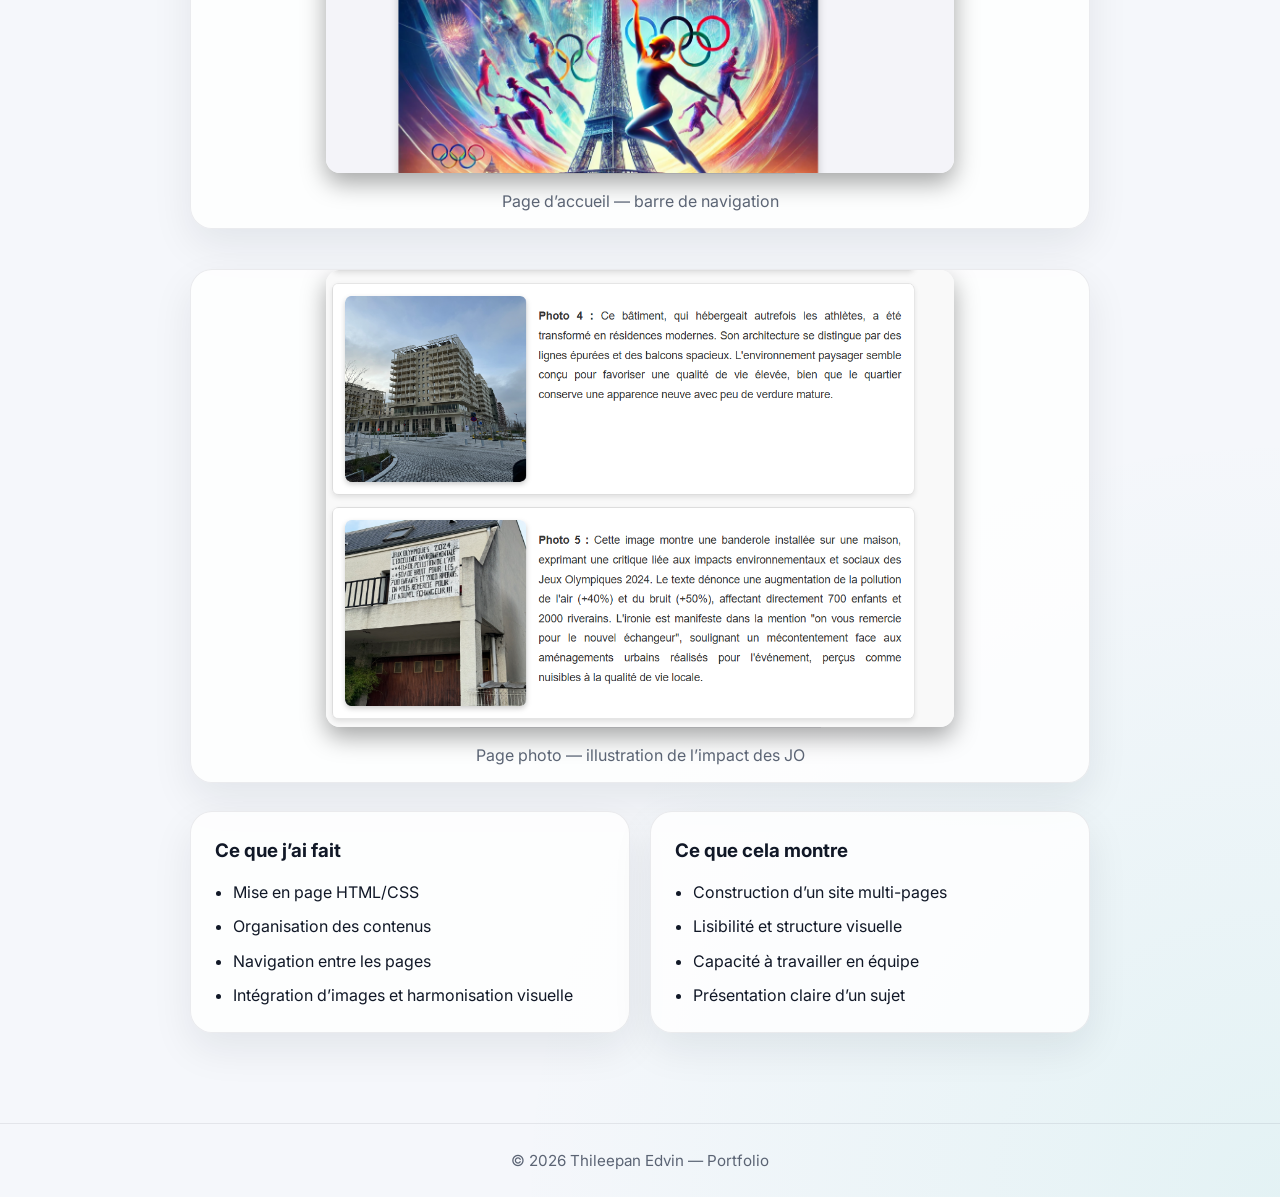
<file: JO.html>
<!DOCTYPE html>
<html lang="fr">
<head>
  <meta charset="UTF-8" />
  <meta name="viewport" content="width=device-width, initial-scale=1.0" />
  <title>Site collaboratif — Paris 2024 | Thileepan Edvin</title>
  <meta name="description" content="Projet de site web collaboratif sur les Jeux Olympiques : HTML, CSS, navigation multi-pages et travail en équipe." />
  <link rel="preconnect" href="https://fonts.googleapis.com">
  <link rel="preconnect" href="https://fonts.gstatic.com" crossorigin>
  <link href="https://fonts.googleapis.com/css2?family=Inter:wght@400;500;600;700;800&display=swap" rel="stylesheet">
  <link rel="stylesheet" href="style.css" />
</head>
<body>
  <header class="site-header">
    <div class="container header-container">
      <a href="index.html" class="logo">
        <span class="logo-light">THILEEPAN</span>
        <span class="logo-accent">EDVIN</span>
      </a>

      <nav class="main-nav">
        <a href="index.html#projets">← Retour</a>
        <a href="index.html#contact">Contact</a>
      </nav>

      <button id="theme-toggle" class="theme-toggle" aria-label="Changer le thème">🌙</button>
    </div>
  </header>

  <main>
    <section class="project-hero">
      <div class="container narrow">
        <p class="section-kicker">Projet web collaboratif</p>
        <h1>Site web collaboratif — Paris 2024</h1>
        <p class="project-intro">
          Projet réalisé en équipe autour des Jeux Olympiques.  
          L’objectif était de créer un site multi-pages en HTML/CSS avec une navigation claire,
          un contenu illustré et une cohérence visuelle.
        </p>

        <div class="tags big-tags">
          <span>HTML</span>
          <span>CSS</span>
          <span>Travail en équipe</span>
        </div>

        <div class="hero-actions">
          <a href="https://thileepanedvin.github.io/Site-JO28/" target="_blank" rel="noreferrer" class="btn btn-primary">Voir le site en ligne</a>
          <a href="index.html#projets" class="btn btn-secondary">Retour aux projets</a>
        </div>
      </div>
    </section>

    <section class="section">
      <div class="container narrow">
        <div class="project-gallery">
          <figure class="project-shot">
            <img src="assets/images/JO/accueil.png" alt="Accueil Paris 2024">
            <figcaption>Page d’accueil du site</figcaption>
          </figure>

          <figure class="project-shot">
            <img src="assets/images/JO/accueil2.png" alt="Barre de navigation">
            <figcaption>Page d’accueil — barre de navigation</figcaption>
          </figure>

          <figure class="project-shot">
            <img src="assets/images/JO/avis.png" alt="Page photo JO">
            <figcaption>Page photo — illustration de l’impact des JO</figcaption>
          </figure>
        </div>

        <div class="project-info-grid">
          <div class="info-card">
            <h3>Ce que j’ai fait</h3>
            <ul>
              <li>Mise en page HTML/CSS</li>
              <li>Organisation des contenus</li>
              <li>Navigation entre les pages</li>
              <li>Intégration d’images et harmonisation visuelle</li>
            </ul>
          </div>

          <div class="info-card">
            <h3>Ce que cela montre</h3>
            <ul>
              <li>Construction d’un site multi-pages</li>
              <li>Lisibilité et structure visuelle</li>
              <li>Capacité à travailler en équipe</li>
              <li>Présentation claire d’un sujet</li>
            </ul>
          </div>
        </div>
      </div>
    </section>
  </main>

  <footer class="site-footer">
    <div class="container footer-container">
      <p>© 2026 Thileepan Edvin — Portfolio</p>
    </div>
  </footer>

  <script src="script.js"></script>
</body>
</html>
</file>
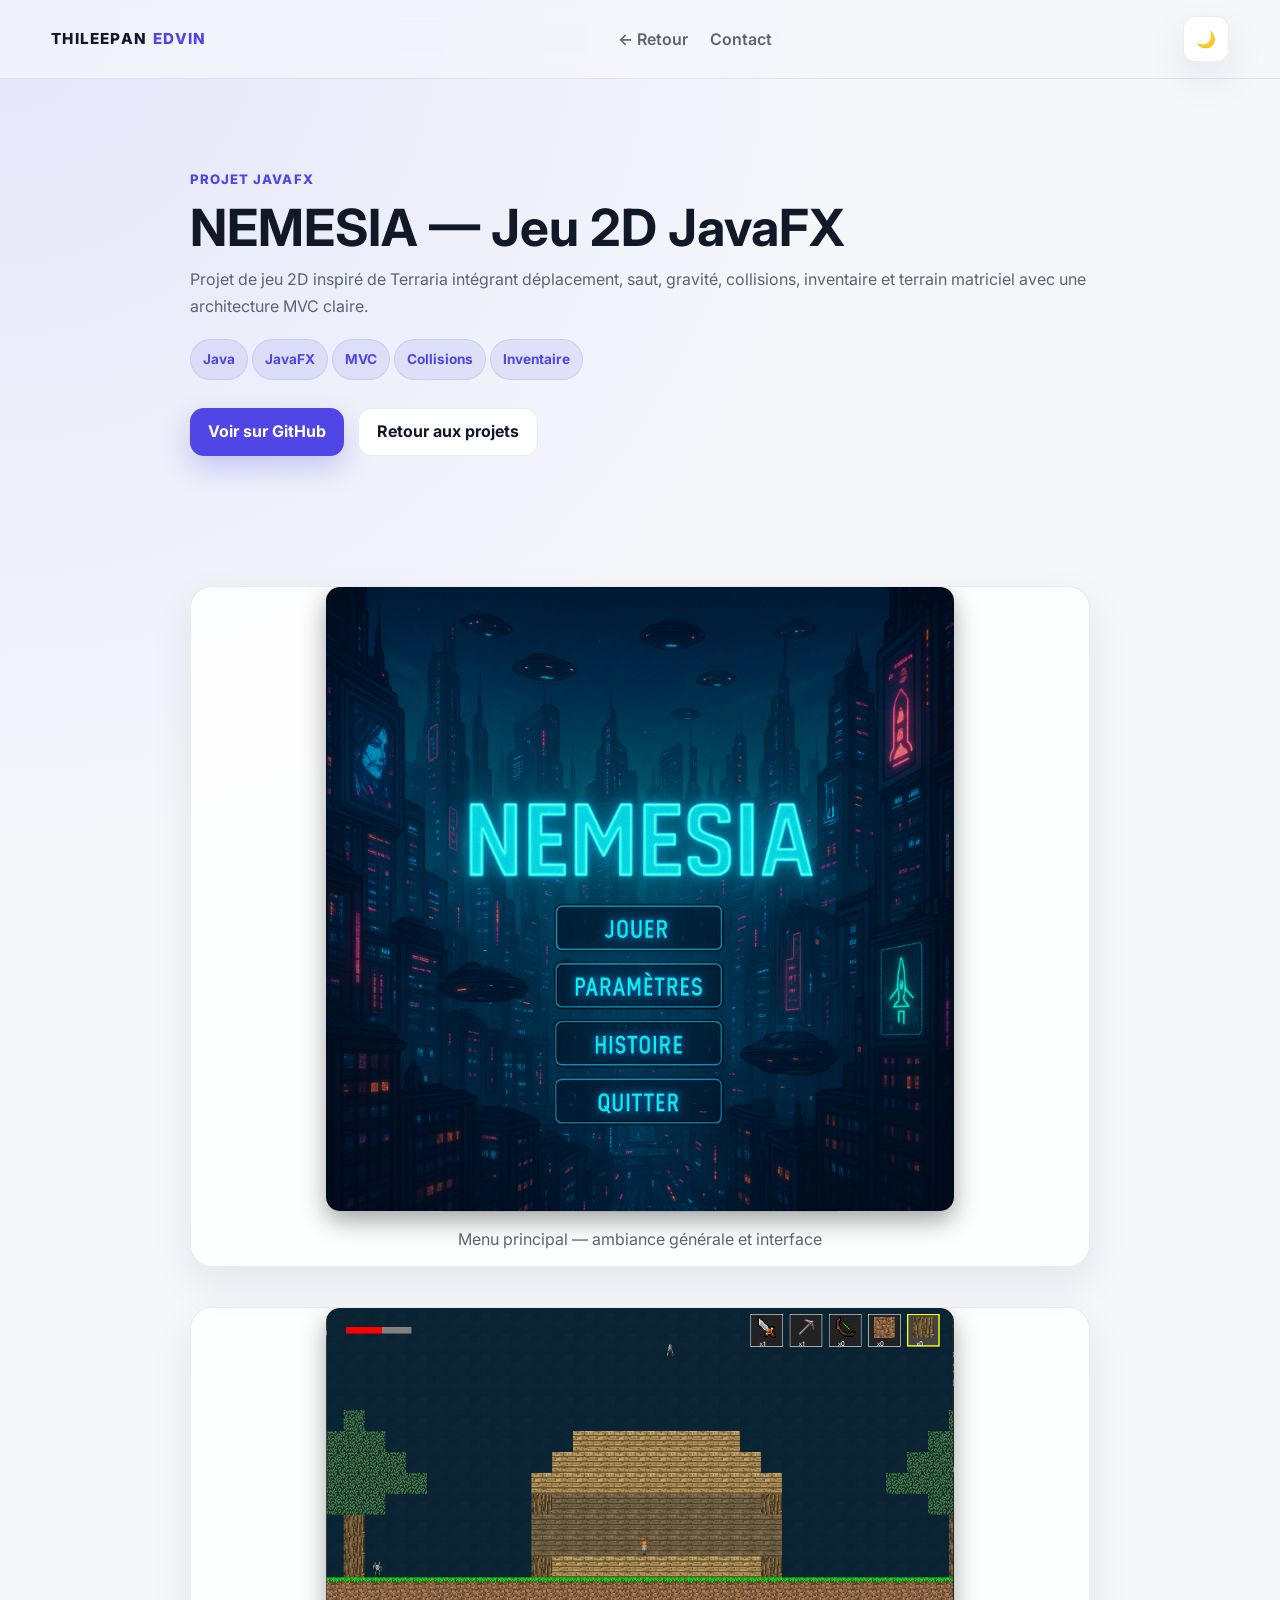
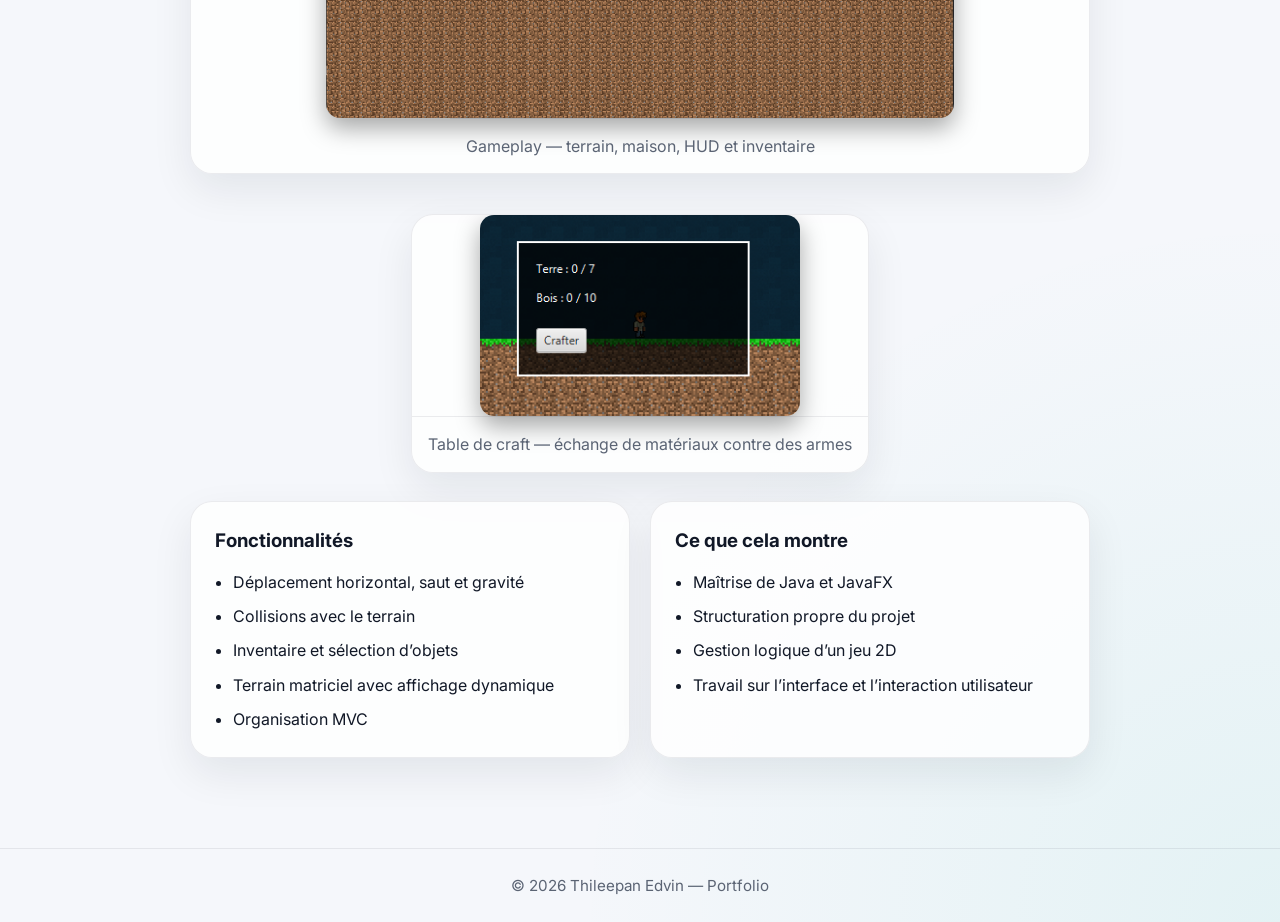
<file: nemesia.html>
<!DOCTYPE html>
<html lang="fr">
<head>
  <meta charset="UTF-8" />
  <meta name="viewport" content="width=device-width, initial-scale=1.0" />
  <title>NEMESIA — Projet | Thileepan Edvin</title>
  <meta name="description" content="Projet JavaFX NEMESIA : jeu 2D avec collisions, gravité, inventaire et architecture MVC." />
  <link rel="preconnect" href="https://fonts.googleapis.com">
  <link rel="preconnect" href="https://fonts.gstatic.com" crossorigin>
  <link href="https://fonts.googleapis.com/css2?family=Inter:wght@400;500;600;700;800&display=swap" rel="stylesheet">
  <link rel="stylesheet" href="style.css" />
</head>
<body>
  <header class="site-header">
    <div class="container header-container">
      <a href="index.html" class="logo">
        <span class="logo-light">THILEEPAN</span>
        <span class="logo-accent">EDVIN</span>
      </a>

      <nav class="main-nav">
        <a href="index.html#projets">← Retour</a>
        <a href="index.html#contact">Contact</a>
      </nav>

      <button id="theme-toggle" class="theme-toggle" aria-label="Changer le thème">🌙</button>
    </div>
  </header>

  <main>
    <section class="project-hero">
      <div class="container narrow">
        <p class="section-kicker">Projet JavaFX</p>
        <h1>NEMESIA — Jeu 2D JavaFX</h1>
        <p class="project-intro">
          Projet de jeu 2D inspiré de Terraria intégrant déplacement, saut, gravité,
          collisions, inventaire et terrain matriciel avec une architecture MVC claire.
        </p>

        <div class="tags big-tags">
          <span>Java</span>
          <span>JavaFX</span>
          <span>MVC</span>
          <span>Collisions</span>
          <span>Inventaire</span>
        </div>

        <div class="hero-actions">
          <a href="https://github.com/ThileepanEdvin" target="_blank" rel="noreferrer" class="btn btn-primary">Voir sur GitHub</a>
          <a href="index.html#projets" class="btn btn-secondary">Retour aux projets</a>
        </div>
      </div>
    </section>

    <section class="section">
      <div class="container narrow">
        <div class="project-gallery">
          <figure class="project-shot">
            <img src="assets/images/Nemesia/accueil_Nemesia.png" alt="Menu principal NEMESIA">
            <figcaption>Menu principal — ambiance générale et interface</figcaption>
          </figure>

          <figure class="project-shot">
            <img src="assets/images/Nemesia/Spawn.png" alt="Gameplay NEMESIA">
            <figcaption>Gameplay — terrain, maison, HUD et inventaire</figcaption>
          </figure>

          <figure class="project-shot small-centered-shot">
            <img src="assets/images/Nemesia/za1.png" alt="Table de craft NEMESIA">
            <figcaption>Table de craft — échange de matériaux contre des armes</figcaption>
          </figure>
        </div>

        <div class="project-info-grid">
          <div class="info-card">
            <h3>Fonctionnalités</h3>
            <ul>
              <li>Déplacement horizontal, saut et gravité</li>
              <li>Collisions avec le terrain</li>
              <li>Inventaire et sélection d’objets</li>
              <li>Terrain matriciel avec affichage dynamique</li>
              <li>Organisation MVC</li>
            </ul>
          </div>

          <div class="info-card">
            <h3>Ce que cela montre</h3>
            <ul>
              <li>Maîtrise de Java et JavaFX</li>
              <li>Structuration propre du projet</li>
              <li>Gestion logique d’un jeu 2D</li>
              <li>Travail sur l’interface et l’interaction utilisateur</li>
            </ul>
          </div>
        </div>
      </div>
    </section>
  </main>

  <footer class="site-footer">
    <div class="container footer-container">
      <p>© 2026 Thileepan Edvin — Portfolio</p>
    </div>
  </footer>

  <script src="script.js"></script>
</body>
</html>
</file>
<file: style.css>
:root {
  --bg: #f5f7fb;
  --bg-soft: #eef2f8;
  --surface: rgba(255, 255, 255, 0.8);
  --surface-strong: #ffffff;
  --text: #111827;
  --text-soft: #5b6474;
  --border: rgba(15, 23, 42, 0.08);
  --primary: #4f46e5;
  --primary-hover: #4338ca;
  --secondary: #0f172a;
  --accent: #14b8a6;
  --shadow: 0 16px 40px rgba(15, 23, 42, 0.08);
  --radius: 22px;
  --radius-sm: 14px;
  --container: 1180px;
}

[data-theme="dark"] {
  --bg: #0b1120;
  --bg-soft: #111827;
  --surface: rgba(17, 24, 39, 0.8);
  --surface-strong: #111827;
  --text: #f8fafc;
  --text-soft: #a5b4c7;
  --border: rgba(255, 255, 255, 0.08);
  --primary: #7c3aed;
  --primary-hover: #6d28d9;
  --secondary: #e5e7eb;
  --accent: #22c55e;
  --shadow: 0 20px 50px rgba(0, 0, 0, 0.35);
}

* {
  margin: 0;
  padding: 0;
  box-sizing: border-box;
}

html {
  scroll-behavior: smooth;
}

body {
  font-family: "Inter", sans-serif;
  background:
    radial-gradient(circle at top left, rgba(79, 70, 229, 0.10), transparent 30%),
    radial-gradient(circle at bottom right, rgba(20, 184, 166, 0.08), transparent 25%),
    var(--bg);
  color: var(--text);
  line-height: 1.65;
  transition: background 0.3s ease, color 0.3s ease;
}

img {
  max-width: 100%;
  display: block;
}

a {
  color: inherit;
  text-decoration: none;
}

ul {
  padding-left: 18px;
}

.container {
  width: min(var(--container), 92%);
  margin: 0 auto;
}

.narrow {
  width: min(900px, 92%);
  margin: 0 auto;
}

/* HEADER */
.site-header {
  position: sticky;
  top: 0;
  z-index: 1000;
  backdrop-filter: blur(14px);
  background: rgba(245, 247, 251, 0.72);
  border-bottom: 1px solid var(--border);
}

[data-theme="dark"] .site-header {
  background: rgba(11, 17, 32, 0.72);
}

.header-container {
  min-height: 78px;
  display: flex;
  align-items: center;
  justify-content: space-between;
  gap: 20px;
}

.logo {
  display: flex;
  gap: 6px;
  font-weight: 800;
  letter-spacing: 0.08em;
  font-size: 0.95rem;
}

.logo-light {
  color: var(--text);
}

.logo-accent {
  color: var(--primary);
}

.main-nav {
  display: flex;
  align-items: center;
  gap: 22px;
  flex-wrap: nowrap;
  justify-content: space-between;

}

.main-nav > a{
  white-space: nowrap;
}

.main-nav a {
  color: var(--text-soft);
  font-weight: 600;
  transition: 0.25s ease;
}

.main-nav a:hover {
  color: var(--primary);
}

.theme-toggle {
  border: 1px solid var(--border);
  background: var(--surface-strong);
  color: var(--text);
  width: 46px;
  height: 46px;
  border-radius: 12px;
  cursor: pointer;
  font-size: 1rem;
  box-shadow: var(--shadow);
  transition: 0.25s ease;
}

.theme-toggle:hover {
  transform: translateY(-2px);
}

/* HERO */
.hero {
  padding: 90px 0 70px;
}

.hero-grid {
  display: grid;
  grid-template-columns: 1.3fr 0.9fr;
  gap: 28px;
  align-items: center;
}

.hero-badge {
  display: inline-block;
  padding: 8px 14px;
  border-radius: 999px;
  background: rgba(79, 70, 229, 0.10);
  color: var(--primary);
  font-weight: 700;
  font-size: 0.9rem;
  margin-bottom: 18px;
}

.hero h1 {
  font-size: clamp(2.4rem, 5vw, 4.5rem);
  line-height: 1.05;
  letter-spacing: -0.04em;
  margin-bottom: 18px;
}

.hero-description {
  font-size: 1.05rem;
  color: var(--text-soft);
  max-width: 680px;
}

.hero-actions {
  display: flex;
  flex-wrap: wrap;
  gap: 14px;
  margin-top: 28px;
}

.hero-infos {
  display: flex;
  flex-wrap: wrap;
  gap: 18px;
  margin-top: 24px;
  color: var(--text-soft);
  font-weight: 500;
}

.hero-card {
  display: flex;
  justify-content: center;
}

.hero-card-inner {
  width: 100%;
  background: var(--surface);
  border: 1px solid var(--border);
  box-shadow: var(--shadow);
  border-radius: var(--radius);
  padding: 30px;
}

.mini-title {
  color: var(--primary);
  font-weight: 700;
  text-transform: uppercase;
  letter-spacing: 0.08em;
  font-size: 0.8rem;
  margin-bottom: 12px;
}

.hero-card-inner h3 {
  font-size: 1.5rem;
  margin-bottom: 10px;
}

.hero-card-inner p {
  color: var(--text-soft);
}

.hero-tags {
  display: flex;
  flex-wrap: wrap;
  gap: 10px;
  margin-top: 20px;
}

.hero-tags span,
.tags span {
  display: inline-flex;
  align-items: center;
  padding: 8px 12px;
  border-radius: 999px;
  background: rgba(79, 70, 229, 0.10);
  color: var(--primary);
  font-size: 0.85rem;
  font-weight: 700;
  border: 1px solid rgba(79, 70, 229, 0.12);
}

.big-tags {
  margin-top: 20px;
}

/* BUTTONS */
.btn {
  display: inline-flex;
  align-items: center;
  justify-content: center;
  min-height: 48px;
  padding: 0 18px;
  border-radius: 14px;
  font-weight: 700;
  transition: 0.25s ease;
}

.btn-primary {
  background: var(--primary);
  color: #ffffff;
  box-shadow: 0 12px 28px rgba(79, 70, 229, 0.25);
}

.btn-primary:hover {
  background: var(--primary-hover);
  transform: translateY(-2px);
}

.btn-secondary {
  background: var(--surface-strong);
  color: var(--text);
  border: 1px solid var(--border);
}

.btn-secondary:hover {
  transform: translateY(-2px);
}

/* SECTION */
.section {
  padding: 90px 0;
}

.section-alt {
  background: linear-gradient(180deg, transparent, var(--bg-soft));
}

.section-heading {
  margin-bottom: 34px;
}

.section-heading.center {
  text-align: center;
}

.section-heading.light h2,
.section-heading.light p,
.section-heading.light .section-kicker {
  color: #ffffff;
}

.section-kicker {
  color: var(--primary);
  font-weight: 800;
  text-transform: uppercase;
  letter-spacing: 0.08em;
  font-size: 0.82rem;
  margin-bottom: 10px;
}

.section-heading h2 {
  font-size: clamp(1.8rem, 3vw, 2.8rem);
  line-height: 1.1;
  margin-bottom: 10px;
}

.section-subtitle {
  color: var(--text-soft);
}

/* TEXT CARD */
.text-card {
  background: var(--surface);
  border: 1px solid var(--border);
  border-radius: var(--radius);
  box-shadow: var(--shadow);
  padding: 28px;
}

.text-card p + p {
  margin-top: 14px;
}

/* PROJECTS */
.projects-grid {
  display: grid;
  grid-template-columns: repeat(2, minmax(0, 1fr));
  gap: 24px;
}

.project-card,
.info-card,
.skill-card,
.project-shot,
.timeline-item,
.contact-card {
  background: var(--surface);
  border: 1px solid var(--border);
  box-shadow: var(--shadow);
  border-radius: var(--radius);
}

.project-card {
  overflow: hidden;
  transition: 0.28s ease;
}

.project-card:hover {
  transform: translateY(-6px);
}

.project-image-wrapper {
  aspect-ratio: 16 / 9;
  overflow: hidden;
}

.project-image {
  width: 100%;
  height: 100%;
  object-fit: cover;
  transition: transform 0.35s ease;
}

.project-card:hover .project-image {
  transform: scale(1.04);
}

.project-content {
  padding: 22px;
}

.project-top {
  display: flex;
  flex-direction: column;
  gap: 12px;
  margin-bottom: 12px;
}

.project-top h3 {
  font-size: 1.2rem;
}

.project-content p,
.info-card p,
.skill-card p,
.timeline-item p,
.project-intro {
  color: var(--text-soft);
}

.project-link {
  display: inline-block;
  margin-top: 16px;
  color: var(--primary);
  font-weight: 700;
}

/* GENERIC CARDS */
.info-card,
.skill-card {
  padding: 24px;
}

.info-card h3,
.skill-card h3 {
  margin-bottom: 12px;
}

.info-card ul li + li {
  margin-top: 8px;
}

/* SKILLS */
.skills-grid {
  display: grid;
  grid-template-columns: repeat(2, minmax(0, 1fr));
  gap: 20px;
}

/* TIMELINE */
.timeline {
  display: flex;
  flex-direction: column;
  gap: 18px;
}

.timeline-item {
  padding: 22px;
  display: grid;
  grid-template-columns: 190px 1fr;
  gap: 18px;
  align-items: start;
}

.timeline-date {
  color: var(--primary);
  font-weight: 800;
}

/* CONTACT */
.contact-section {
  background: linear-gradient(135deg, var(--secondary), #1e293b);
}

.contact-card {
  padding: 22px;
  display: flex;
  flex-direction: column;
  gap: 14px;
}

.contact-item {
  display: block;
  padding: 16px 18px;
  border-radius: var(--radius-sm);
  background: rgba(255, 255, 255, 0.08);
  color: #ffffff;
  border: 1px solid rgba(255, 255, 255, 0.10);
  transition: 0.25s ease;
}

.contact-item:hover {
  transform: translateY(-2px);
  background: rgba(255, 255, 255, 0.12);
}

/* PROJECT PAGE */
.project-hero {
  padding: 90px 0 40px;
}

.project-hero h1 {
  font-size: clamp(2rem, 4vw, 3.3rem);
  line-height: 1.05;
  margin-bottom: 12px;
}

.project-gallery {
  display: grid;
  gap: 22px;
}

.project-shot {
  overflow: hidden;
}

.project-shot img {
  width: 100%;
}

.project-shot figcaption {
  padding: 14px 16px;
  color: var(--text-soft);
  border-top: 1px solid var(--border);
}

.small-centered-shot {
  max-width: 720px;
  margin: 0 auto;
}

.project-info-grid {
  display: grid;
  grid-template-columns: repeat(2, minmax(0, 1fr));
  gap: 20px;
  margin-top: 28px;
}

/* FOOTER */
.site-footer {
  padding: 24px 0;
  border-top: 1px solid var(--border);
}

.footer-container {
  display: flex;
  justify-content: center;
  color: var(--text-soft);
  font-size: 0.95rem;
}

/* RESPONSIVE */
@media (max-width: 980px) {
  .hero-grid,
  .projects-grid,
  .skills-grid,
  .project-info-grid,
  .timeline-item {
    grid-template-columns: 1fr;
  }

  .main-nav {
    display: none;
  }

  .header-container {
    justify-content: space-between;
  }
}

@media (max-width: 640px) {
  .hero {
    padding: 70px 0 50px;
  }

  .section {
    padding: 70px 0;
  }

  .hero-card-inner,
  .project-content,
  .info-card,
  .skill-card,
  .timeline-item,
  .contact-card,
  .text-card {
    padding: 20px;
  }

  .hero-infos {
    gap: 10px;
    flex-direction: column;
  }
}
/* LISTE PROJETS STYLE APPLE */

.projects-list{
  display:flex;
  flex-direction:column;
  gap:20px;
}

.project-row{
  display:flex;
  gap:30px;
  align-items:center;

  padding:24px;

  background:var(--surface);
  border:1px solid var(--border);
  border-radius:18px;

  transition:0.25s;
}

.project-row:hover{
  transform:translateY(-3px);
}

.project-row img{
  width:260px;
  height:150px;
  object-fit:cover;
  border-radius:12px;
}

.project-row-content{
  flex:1;
}

.project-row-content h3{
  margin-bottom:8px;
}

.project-row-content p{
  color:var(--text-soft);
  margin-top:6px;
}

.project-link{
  display:inline-block;
  margin-top:10px;
  color:var(--primary);
  font-weight:600;
}

/* responsive */

@media (max-width:900px){

.project-row{
  flex-direction:column;
  align-items:flex-start;
}

.project-row img{
  width:100%;
  height:180px;
}

}
.project-row img{
  width:260px;
  height:150px;
  object-fit:cover;
  object-position:center;
  border-radius:12px;
}

.nav-links{
  display:flex;
  gap:10px;
  margin-left:30px;
  align-items:center;
  flex-shrink:0;
}
.nav-btn{
  display: inline-flex;
  align-items: center;
  gap: 6px;
  padding: 10px 16px;
  border-radius: 10px;
  text-decoration: none;
  white-space: nowrap;
}

.nav-btn:hover{
  background:var(--primary);
  color:white;
  transform:translateY(-1px);
}

.project-gallery{
display:grid;
grid-template-columns:repeat(auto-fit,minmax(650px,1fr));
gap:40px;
align-items:start;
}

.project-shot{
text-align:center;
display:flex;
flex-direction:column;
align-items:center;
}

.project-shot img{
width:70%;
max-width:800px;
height:auto;
border-radius:14px;
cursor:pointer;
transition:0.3s;
box-shadow:0 10px 25px rgba(0,0,0,0.35);
}

.project-shot img:hover{
transform:scale(1.02);
}
</file>
